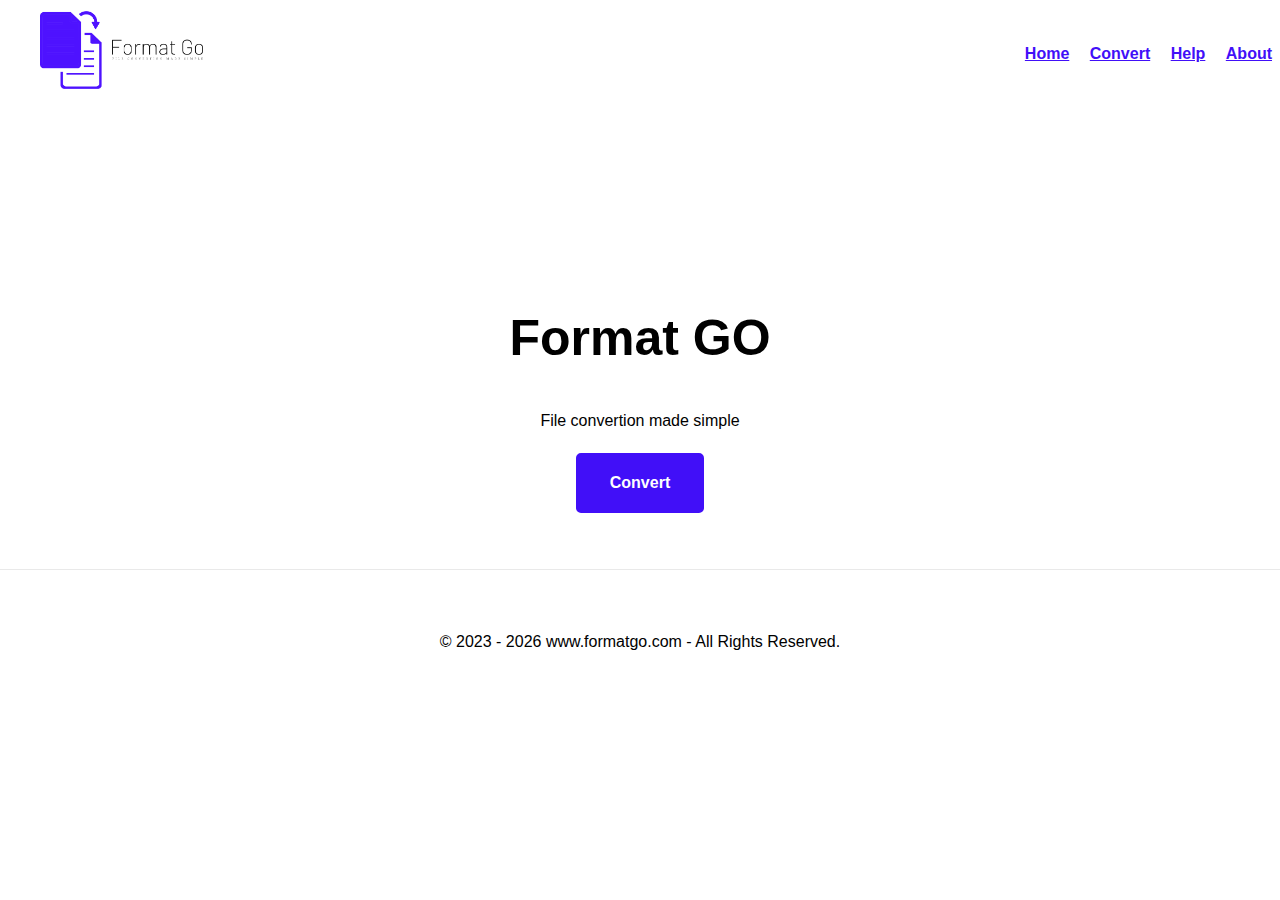
<file: index.html>
<!DOCTYPE html>
<html lang="en">
<head>
    <meta charset="UTF-8">
    <meta http-equiv="X-UA-Compatible" content="IE=edge">
    <meta name="viewport" content="width=device-width, initial-scale=1.0">
    <link rel="stylesheet" href="/assets/style.css">
    <title>Format GO - File convertion made Easy</title>
</head>
<body>
    <nav>
        <a href="#"><img alt="" src="/assets/cover.png" height="100"></a>
        <ul>
            <li><a href="https://formatgo.com/" target="_blank">Home</a></li>
            <li><a href="https://formatgo.com/convert.html" target="_blank">Convert</a></li>
            <li><a href="https://formatgo.com/help.html" target="_blank">Help</a></li>
		<li><a href="https://formatgo.com/about.html" target="_blank">About</a></li>
        </ul>
    </nav>
    <header>
        <h1>Format GO</h1>
        <p>File convertion made simple</p>
        <a href="/convert.html"><button>Convert</button></a>
    </header>
    <hr>
    <footer>
		<p><div id="copyright" align="center">&copy; 2023 - 2023 www.formatgo.com</div>
		  <script>
		  (function(){
			let cpr = document.getElementById("copyright");
			cpr.innerHTML = "&copy; 2023 - "+new Date().getFullYear()+" www.formatgo.com - All Rights Reserved.";
			
		  })();
		  </script></p>
	  </footer>
      <style>
        h1 {
            font-size:50px
        }
        header.p {
            font-size:20px;

            
        }
      </style>
</body>
</html>
</file>
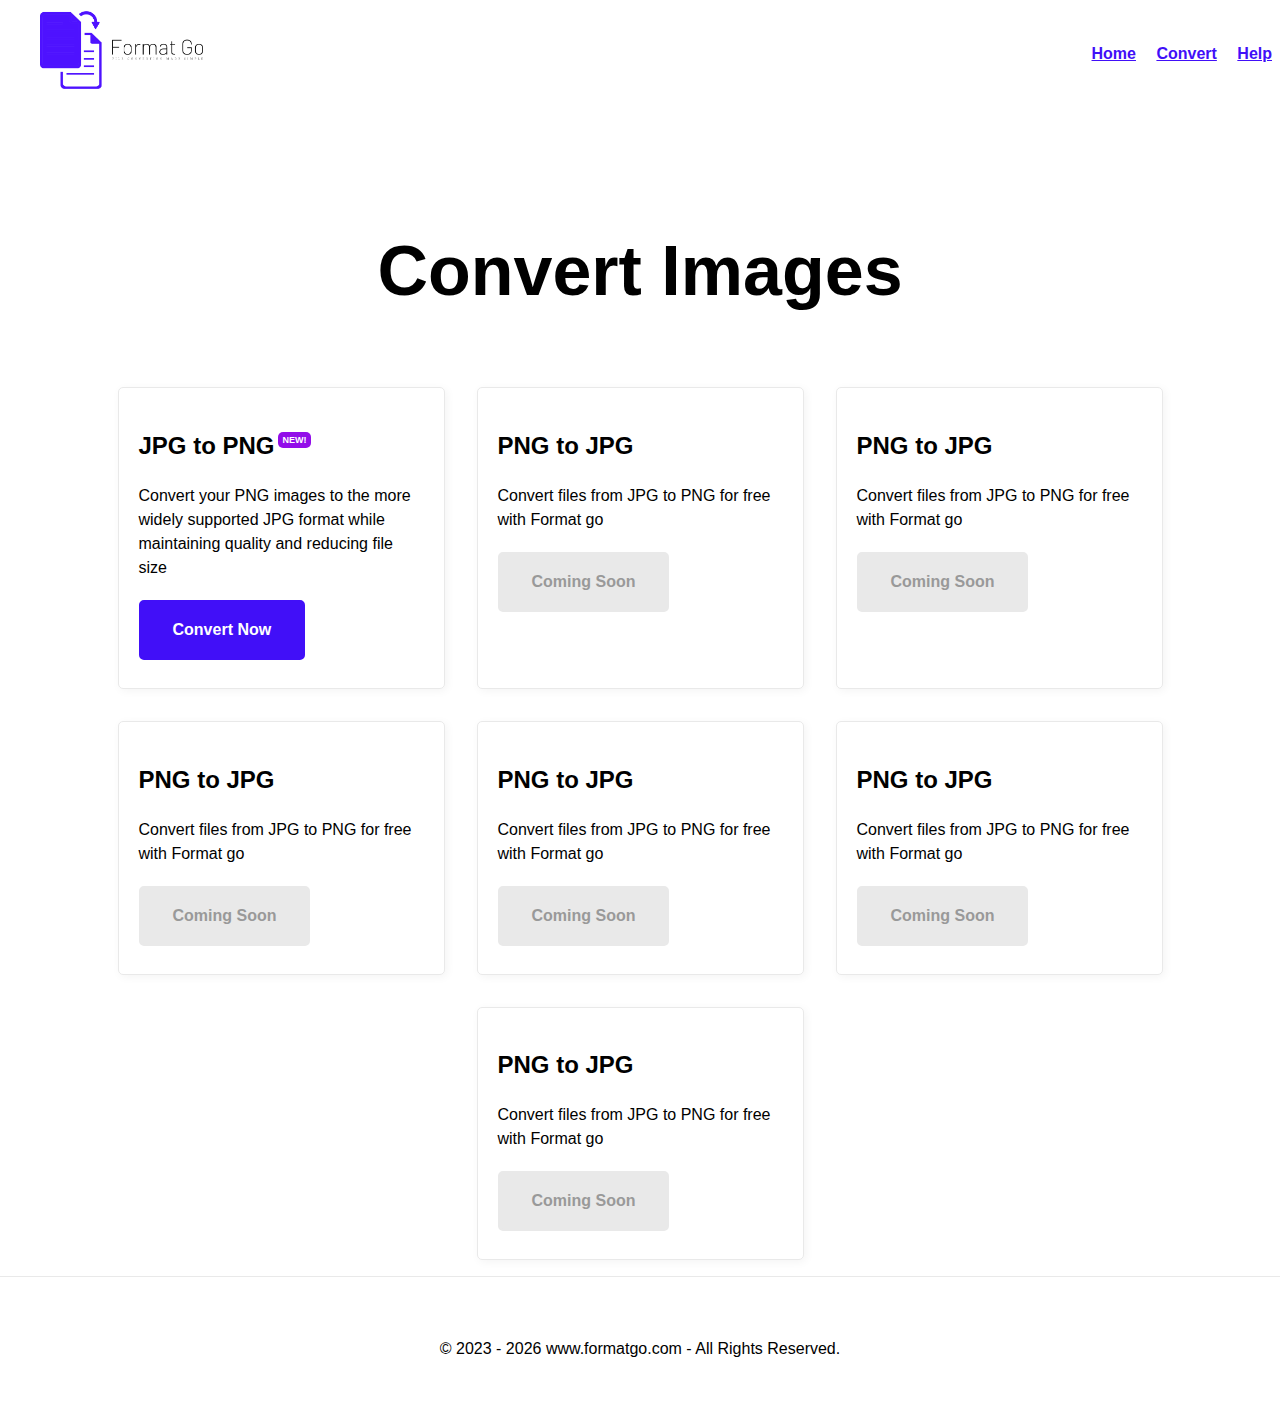
<file: imgconvert/index.html>
<!DOCTYPE html>
<html lang="en">
<head>
    <meta charset="UTF-8">
    <meta http-equiv="X-UA-Compatible" content="IE=edge">
    <meta name="viewport" content="width=device-width, initial-scale=1.0">
    <title>Convert Images For FREE - Format GO</title>
    <link rel="stylesheet" href="/assets/style.css">
</head>
<body>
    <nav>
        <a href="#"><img alt="" src="/assets/cover.png" height="100"></a>
        <ul>
            <li><a href="https://formatgo.com/" target="_blank">Home</a></li>
            <li><a href="https://formatgo.com/convert.html" target="_blank">Convert</a></li>
            <li><a href="https://formatgo.com/help.html" target="_blank">Help</a></li>
        </ul>
    </nav>
   <h1>Convert Images</h1> 
    <section>
        <aside>
            <h2>JPG to PNG<sup>NEW!</sup></h2>
            <p>Convert your PNG images to the more widely supported JPG format while maintaining quality and reducing file size</p>
            <a href="#"><button>Convert Now</button></a>
        </aside>
        <aside>
            <h2>PNG to JPG</h2>
            <p>Convert files from JPG to PNG for free with Format go</p>
            <a href="#"><button disabled>Coming Soon</button></a>
        </aside>
        <aside>
            <h2>PNG to JPG</h2>
            <p>Convert files from JPG to PNG for free with Format go</p>
            <a href="#"><button disabled>Coming Soon</button></a>
        </aside>
        <aside>
            <h2>PNG to JPG</h2>
            <p>Convert files from JPG to PNG for free with Format go</p>
            <a href="#"><button disabled>Coming Soon</button></a>
        </aside>
        <aside>
            <h2>PNG to JPG</h2>
            <p>Convert files from JPG to PNG for free with Format go</p>
            <a href="#"><button disabled>Coming Soon</button></a>
        </aside>
        <aside>
            <h2>PNG to JPG</h2>
            <p>Convert files from JPG to PNG for free with Format go</p>
            <a href="#"><button disabled>Coming Soon</button></a>
        </aside>
        <aside>
            <h2>PNG to JPG</h2>
            <p>Convert files from JPG to PNG for free with Format go</p>
            <a href="#"><button disabled>Coming Soon</button></a>
        </aside>
        
    </section>
   <hr>
   <footer>
     <p><div id="copyright" align="center">&copy; 2023 - 2023 www.formatgo.com</div>
       <script>
       (function(){
         let cpr = document.getElementById("copyright");
         cpr.innerHTML = "&copy; 2023 - "+new Date().getFullYear()+" www.formatgo.com - All Rights Reserved.";
         
       })();
       </script></p>
   </footer>
   <style>
    h1 {
        font-size: 70px;
        text-align:center;
    }
   </style>
</body>
</html>
</file>
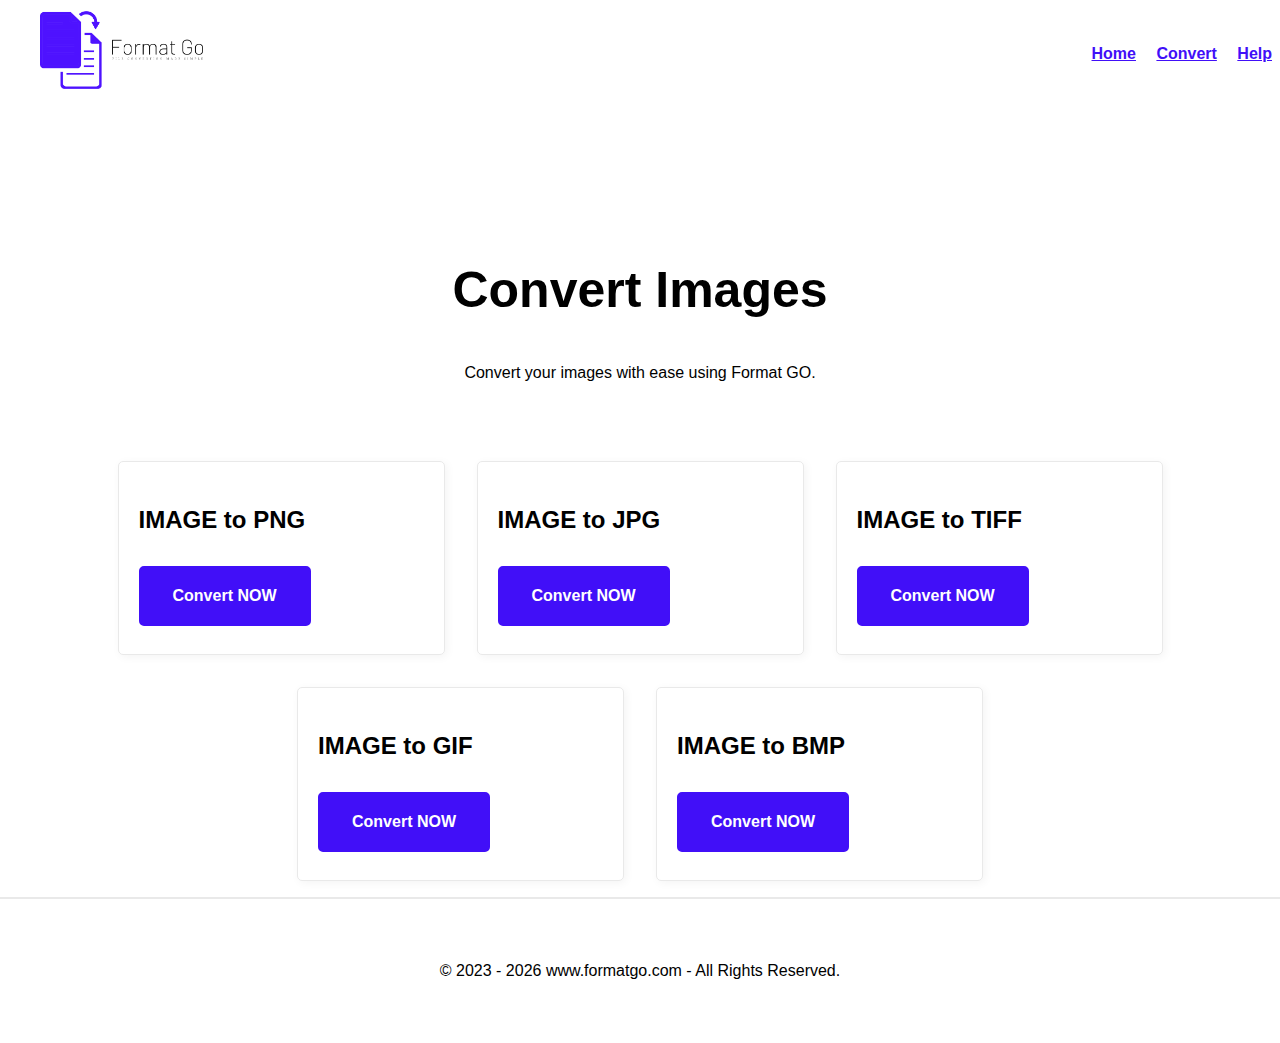
<file: convert-images.html>
<!DOCTYPE html>
<html lang="en">
<head>
    <meta charset="UTF-8">
    <meta http-equiv="X-UA-Compatible" content="IE=edge">
    <meta name="viewport" content="width=device-width, initial-scale=1.0">
    <link rel="stylesheet" href="/assets/style.css">
    <title>Convert IMAGES - Format GO</title>
</head>
<body>
    <nav>
        <a href="#"><img alt="" src="/assets/cover.png" height="100"></a>
        <ul>
            <li><a href="https://formatgo.com/" target="_blank">Home</a></li>
            <li><a href="https://formatgo.com/convert.html" target="_blank">Convert</a></li>
            <li><a href="https://formatgo.com/help.html" target="_blank">Help</a></li>
        </ul>
    </nav>
    <section>
<header>
            <h1>Convert Images</h1>
            <p>Convert your images with ease using Format GO.</p>
        </header>
        <aside>
            <h2>IMAGE to PNG</h2>
            <a href="/img2png.html"><button>Convert NOW</button></a>
        </aside>
        <aside>
            <h2>IMAGE to JPG</h2>
            <a href="/img2jpg.html"><button>Convert NOW</button></a>
        </aside>
        <aside>
            <h2>IMAGE to TIFF</h2>
            <a href="/img2tiff.html"><button>Convert NOW</button></a>
        </aside>
        <aside>
            <h2>IMAGE to GIF</h2>
            <a href="/img2gif.html"><button>Convert NOW</button></a>
        </aside>
        <aside>
            <h2>IMAGE to BMP</h2>
            <a href="/img2BMP.html"><button>Convert NOW</button></a>
        </aside>


    </section>
    <style>


        h1 {
            font-size: 50px;
        }
    </style>
       <hr>
       <section>
           <hr>
           <footer>
             <p><div id="copyright" align="center">&copy; 2023 - 2023 www.formatgo.com</div>
               <script>
               (function(){
                 let cpr = document.getElementById("copyright");
                 cpr.innerHTML = "&copy; 2023 - "+new Date().getFullYear()+" www.formatgo.com - All Rights Reserved.";
                 
               })();
               </script></p>
           </footer>
</body>
</html>
</file>
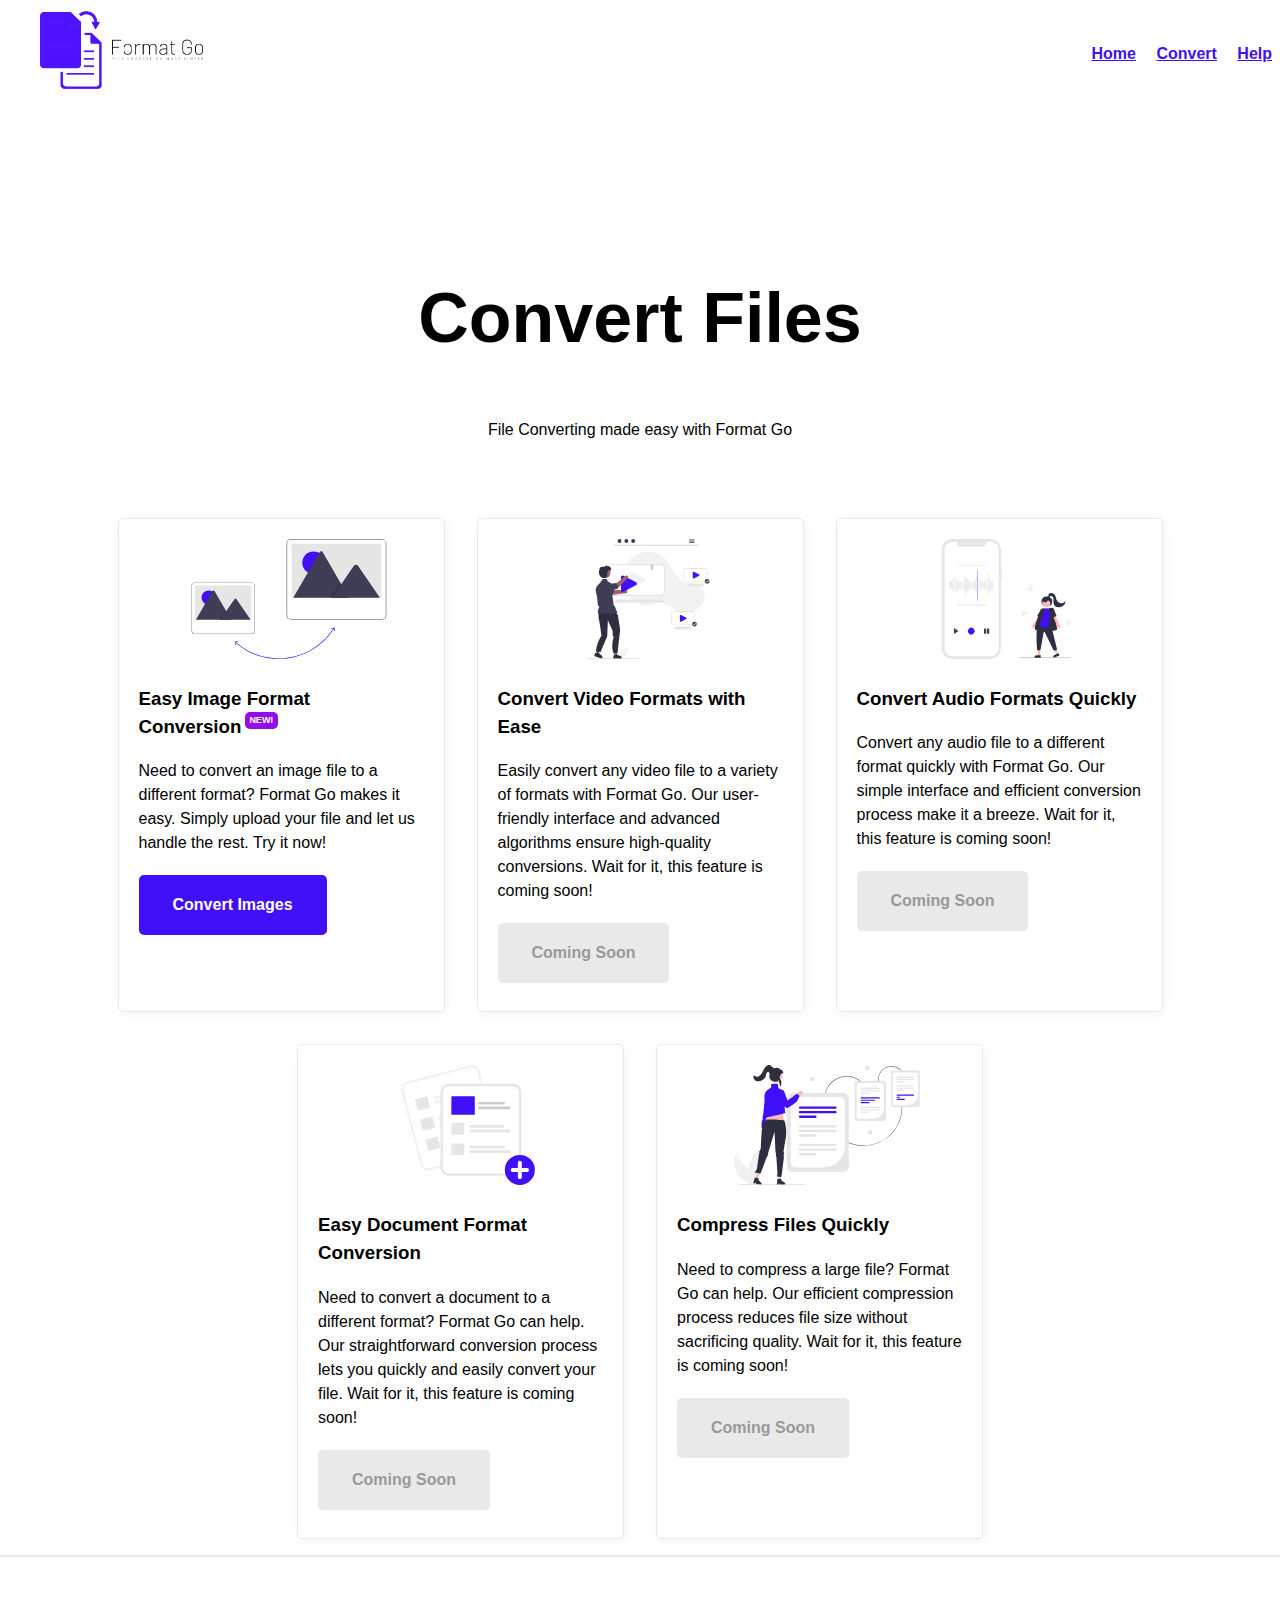
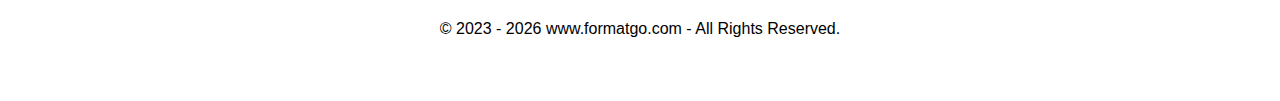
<file: convert.html>
<!DOCTYPE html>
<html lang="en">
<head>
    <meta charset="UTF-8">
    <meta http-equiv="X-UA-Compatible" content="IE=edge">
    <meta name="viewport" content="width=device-width, initial-scale=1.0">
    <link rel="stylesheet" href="/assets/style.css">
    <title>Convert Files - Format GO</title>
</head>
<body>
    <nav>
        <a href="#"><img alt="" src="/assets/cover.png" height="100"></a>
        <ul>
            <li><a href="https://formatgo.com/" target="_blank">Home</a></li>
            <li><a href="https://formatgo.com/convert.html" target="_blank">Convert</a></li>
            <li><a href="https://formatgo.com/help.html" target="_blank">Help</a></li>
        </ul>
    </nav>

    <section>
        <header>
            
            <h1>Convert Files</h1>
            <p>File Converting made easy with Format Go</p>
        </header>
        <aside>
            <svg xmlns="http://www.w3.org/2000/svg" data-name="Layer 1" width="300" height="120" viewBox="0 0 972.04819 599.5" xmlns:xlink="http://www.w3.org/1999/xlink"><path d="M549.69578,749.75a324.76793,324.76793,0,0,1-218.45434-84.19189,1.50012,1.50012,0,0,1,2.01416-2.22364A321.77222,321.77222,0,0,0,549.69578,746.75c112.2981,0,214.773-57.01709,274.12012-152.52a1.49979,1.49979,0,1,1,2.54785,1.583,325.28875,325.28875,0,0,1-276.668,153.937Z" transform="translate(-113.9759 -150.25)" fill="#410ff8"/><polygon points="695.395 446.595 696.159 449.499 710.46 445.722 713.183 460.263 716.134 459.707 712.814 441.998 695.395 446.595" fill="#410ff8"/><polygon points="233.884 511.537 233.964 514.539 219.176 514.914 220.632 529.636 217.643 529.929 215.875 511.998 233.884 511.537" fill="#410ff8"/><path d="M412.21868,387.06132V548.63789a4.06656,4.06656,0,0,1-4.06522,4.06793h-274.289a3.42867,3.42867,0,0,1-.583-.04534,4.06416,4.06416,0,0,1-3.48494-4.02259V387.06132a4.06654,4.06654,0,0,1,4.06518-4.06789H408.15075a4.06655,4.06655,0,0,1,4.06793,4.06521Z" transform="translate(-113.9759 -150.25)" fill="#e6e6e6"/><circle cx="84.96085" cy="293.12549" r="35.68826" fill="#410ff8"/><path d="M310.85114,553.35358H135.77525a3.5694,3.5694,0,0,1-.65425-.05183l82.80283-143.42642a5.79764,5.79764,0,0,1,10.09208,0L283.587,506.12559l2.6623,4.60558Z" transform="translate(-113.9759 -150.25)" fill="#3f3d56"/><polygon points="196.875 403.103 137.1 403.103 166.443 360.481 168.556 357.411 169.611 355.875 172.274 360.481 196.875 403.103" opacity="0.2" style="isolation:isolate"/><path d="M408.33212,553.35358H256.90585l29.34345-42.62243,2.11167-3.0704,38.23713-55.5452c2.50681-3.64039,8.53745-3.86709,11.48473-.68661a6.91157,6.91157,0,0,1,.55064.68661Z" transform="translate(-113.9759 -150.25)" fill="#3f3d56"/><path d="M427.6506,376.85693a13.03563,13.03563,0,0,0-12.241-8.60693H126.98193a13.001,13.001,0,0,0-13.006,13.006V609.244a13.02447,13.02447,0,0,0,13.006,13.006H415.40964a13.02446,13.02446,0,0,0,13.006-13.006V381.256A12.90708,12.90708,0,0,0,427.6506,376.85693ZM426.88554,609.244a11.48989,11.48989,0,0,1-11.4759,11.4759H126.98193A11.48989,11.48989,0,0,1,115.506,609.244V381.256a11.48989,11.48989,0,0,1,11.47591-11.4759H415.40964a11.48989,11.48989,0,0,1,11.4759,11.4759Z" transform="translate(-113.9759 -150.25)" fill="#3f3d56"/><path d="M1060.38951,180.02225V435.74579a6.43607,6.43607,0,0,1-6.43394,6.43822h-434.111a5.42512,5.42512,0,0,1-.92269-.07176,6.43224,6.43224,0,0,1-5.51553-6.36646V180.02225a6.436,6.436,0,0,1,6.43386-6.43816h434.11107a6.43606,6.43606,0,0,1,6.43823,6.43391Z" transform="translate(-113.9759 -150.25)" fill="#e6e6e6"/><circle cx="608.85716" cy="118.89939" r="56.48299" fill="#410ff8"/><path d="M899.95742,443.20921H622.8688a5.64951,5.64951,0,0,1-1.03547-.082L752.88347,216.12946a9.17579,9.17579,0,0,1,15.97251,0l87.9511,152.33308,4.21356,7.28916Z" transform="translate(-113.9759 -150.25)" fill="#3f3d56"/><polygon points="785.981 292.959 691.377 292.959 737.818 225.502 741.161 220.643 742.832 218.212 747.045 225.502 785.981 292.959" opacity="0.2" style="isolation:isolate"/><path d="M1054.23833,443.20921H814.57943l46.44121-67.45755,3.34209-4.85945,60.517-87.91012c3.96746-5.76155,13.512-6.12036,18.17662-1.08668a10.936,10.936,0,0,1,.87147,1.08668Z" transform="translate(-113.9759 -150.25)" fill="#3f3d56"/><path d="M1084.81325,163.872a20.6312,20.6312,0,0,0-19.37349-13.622H608.95181a20.57636,20.57636,0,0,0-20.58434,20.58434V531.66566A20.61353,20.61353,0,0,0,608.95181,552.25h456.488a20.61353,20.61353,0,0,0,20.58434-20.58434V170.83434A20.42794,20.42794,0,0,0,1084.81325,163.872Zm-1.21084,367.79367a18.18479,18.18479,0,0,1-18.16265,18.16265H608.95181a18.18479,18.18479,0,0,1-18.16265-18.16265V170.83434a18.18479,18.18479,0,0,1,18.16265-18.16265h456.488a18.18479,18.18479,0,0,1,18.16265,18.16265Z" transform="translate(-113.9759 -150.25)" fill="#3f3d56"/></svg>
            <h3>Easy Image Format Conversion<sup>NEW!</sup></h3>
            <p>Need to convert an image file to a different format? Format Go makes it easy. Simply upload your file and let us handle the rest. Try it now!</p>
            <a href="/convert-images.html"><button>Convert Images</button></a>
        </aside>
        <aside>
            <svg xmlns="http://www.w3.org/2000/svg" data-name="Layer 1" width="300" height="120" viewBox="0 0 660.47198 645.44823" xmlns:xlink="http://www.w3.org/1999/xlink"><path d="M473.90525,731.53108l.70715-15.90018a51.3526,51.3526,0,0,1,23.9526-6.06332c-11.504,9.40538-10.06637,27.53575-17.86583,40.18377a30.88872,30.88872,0,0,1-22.651,14.27412l-9.627,5.89429a51.75979,51.75979,0,0,1,10.90965-41.9429,49.9971,49.9971,0,0,1,9.18851-8.53763C470.825,725.51884,473.90525,731.53108,473.90525,731.53108Z" transform="translate(-269.76401 -127.27589)" fill="#f2f2f2"/><path d="M871.83672,499.85377c25.95488-19.769,38.35157-52.98886,30.5907-84.67859q-.28926-1.1811-.6106-2.35681c-5.14512-18.81065-17.87431-36.68854-36.42655-42.69907-15.57757-5.0467-32.58093-1.16586-48.83212-3.17276-31.90193-3.93968-56.63485-29.75207-74.03758-56.77793-17.40278-27.02593-30.7774-57.27755-53.90189-79.60489-38.117-36.80284-100.29531-44.72652-147.55489-20.77062-47.25953,23.956-77.36335,77.10423-76.07951,130.07313,1.28391,52.96891,32.72919,103.61087,78.39555,130.47968,16.776,9.87049,36.179,16.863,55.4889,14.41614,16.755-2.12308,31.97891-11.12589,48.655-13.79866,26.21872-4.20226,52.27041,7.65208,74.94762,21.466,22.67715,13.8139,44.58172,30.18754,70.35126,36.59165C817.84481,535.23941,848.8448,517.366,871.83672,499.85377Z" transform="translate(-269.76401 -127.27589)" fill="#f2f2f2"/><path d="M666.46931,263.29909h-258.57a20.36369,20.36369,0,0,0-20.34,20.34v128.69a20.36368,20.36368,0,0,0,20.34,20.34h258.57a20.35727,20.35727,0,0,0,20.34-20.34v-128.69A20.35729,20.35729,0,0,0,666.46931,263.29909Z" transform="translate(-269.76401 -127.27589)" fill="#fff"/><path d="M666.47027,433.67166H407.90387a21.36452,21.36452,0,0,1-21.34034-21.34033V283.63748a21.36452,21.36452,0,0,1,21.34034-21.34033h258.5664a21.36451,21.36451,0,0,1,21.34033,21.34033V412.33133A21.36451,21.36451,0,0,1,666.47027,433.67166ZM407.90387,264.29715a19.36254,19.36254,0,0,0-19.34034,19.34033V412.33133a19.36254,19.36254,0,0,0,19.34034,19.34033h258.5664a19.36254,19.36254,0,0,0,19.34033-19.34033V283.63748a19.36254,19.36254,0,0,0-19.34033-19.34033Z" transform="translate(-269.76401 -127.27589)" fill="#ccc"/><path d="M678.36428,469.24824H430.5757a8.07568,8.07568,0,0,1,0-16.15137H678.36428a8.07568,8.07568,0,0,1,0,16.15137Z" transform="translate(-269.76401 -127.27589)" fill="#e6e6e6"/><path d="M510.01172,392.24062a8.69449,8.69449,0,0,1-4.19432-1.09245,8.58133,8.58133,0,0,1-4.50753-7.61978V311.706a8.69394,8.69394,0,0,1,13.35561-7.33865l68.13087,35.91118a8.69448,8.69448,0,0,1,0,14.6773L514.66548,390.867A8.65288,8.65288,0,0,1,510.01172,392.24062Z" transform="translate(-269.76401 -127.27589)" fill="#f2f2f2"/><path d="M910.11574,356.43244H802.0635a8.50951,8.50951,0,0,1-8.5-8.5V294.15266a8.5095,8.5095,0,0,1,8.5-8.5H910.11574a8.50949,8.50949,0,0,1,8.5,8.5v53.77978A8.5095,8.5095,0,0,1,910.11574,356.43244Z" transform="translate(-269.76401 -127.27589)" fill="#fff"/><path d="M910.11578,357.4324H802.06353a9.51081,9.51081,0,0,1-9.5-9.5V294.15262a9.51081,9.51081,0,0,1,9.5-9.5H910.11578a9.51081,9.51081,0,0,1,9.5,9.5V347.9324A9.51081,9.51081,0,0,1,910.11578,357.4324ZM802.06353,286.65262a7.5082,7.5082,0,0,0-7.5,7.5V347.9324a7.5082,7.5082,0,0,0,7.5,7.5H910.11578a7.5082,7.5082,0,0,0,7.5-7.5V294.15262a7.5082,7.5082,0,0,0-7.5-7.5Z" transform="translate(-269.76401 -127.27589)" fill="#ccc"/><path d="M892.36428,382.74836H819.5757a8.07569,8.07569,0,0,1,0-16.15137h72.78858a8.07568,8.07568,0,0,1,0,16.15137Z" transform="translate(-269.76401 -127.27589)" fill="#e6e6e6"/><path d="M844.47064,340.18123a3.63334,3.63334,0,0,1-1.75276-.45652,3.586,3.586,0,0,1-1.88365-3.18423V306.52667a3.6331,3.6331,0,0,1,5.58116-3.06675l28.47118,15.00691a3.63333,3.63333,0,0,1,0,6.13349l-28.47118,15.00691A3.61592,3.61592,0,0,1,844.47064,340.18123Z" transform="translate(-269.76401 -127.27589)" fill="#410ff8"/><path d="M841.11574,587.78828H733.0635a8.50982,8.50982,0,0,1-8.5-8.5V525.50849a8.50951,8.50951,0,0,1,8.5-8.5H841.11574a8.5095,8.5095,0,0,1,8.5,8.5v53.77979A8.50981,8.50981,0,0,1,841.11574,587.78828Z" transform="translate(-269.76401 -127.27589)" fill="#fff"/><path d="M841.11578,588.78836H733.06353a9.51081,9.51081,0,0,1-9.5-9.5V525.50857a9.51081,9.51081,0,0,1,9.5-9.5H841.11578a9.51081,9.51081,0,0,1,9.5,9.5v53.77979A9.51081,9.51081,0,0,1,841.11578,588.78836ZM733.06353,518.00857a7.5082,7.5082,0,0,0-7.5,7.5v53.77979a7.5082,7.5082,0,0,0,7.5,7.5H841.11578a7.5082,7.5082,0,0,0,7.5-7.5V525.50857a7.5082,7.5082,0,0,0-7.5-7.5Z" transform="translate(-269.76401 -127.27589)" fill="#ccc"/><path d="M823.36428,614.24824H750.5757a8.07569,8.07569,0,0,1,0-16.15137h72.78858a8.07568,8.07568,0,0,1,0,16.15137Z" transform="translate(-269.76401 -127.27589)" fill="#e6e6e6"/><path d="M775.20794,573.18123a3.63334,3.63334,0,0,1-1.75276-.45652,3.586,3.586,0,0,1-1.88365-3.18423V539.52667a3.63311,3.63311,0,0,1,5.58117-3.06675l28.47118,15.00691a3.63334,3.63334,0,0,1,0,6.13349L777.1527,572.60723A3.616,3.616,0,0,1,775.20794,573.18123Z" transform="translate(-269.76401 -127.27589)" fill="#410ff8"/><path d="M474.20509,401.72391l-55.30415.37144s-31.49717-10.154-45.78146-8.03242l-5.46159,21.45485,39.23459,12.99945L475.176,418.61a9.77391,9.77391,0,1,0-.97088-16.88606Z" transform="translate(-269.76401 -127.27589)" fill="#a0616a"/><path d="M406.42426,430.59478,340.8106,411.72391l-5.97349-22.25765a17.9737,17.9737,0,0,1,1.38938-18.92117h0c5.60148-7.58646,9.97993-.05089,17.92945,5.02222,13.93572.9852,48.71956,12.88719,62.83954,26.66818l-1.11256,8.47126Z" transform="translate(-269.76401 -127.27589)" fill="#3f3d56"/><path d="M463.51246,412.427a8.6945,8.6945,0,0,1-4.19433-1.09245,8.58134,8.58134,0,0,1-4.50753-7.61979V331.89236a8.69394,8.69394,0,0,1,13.35561-7.33865l68.13087,35.91118a8.69448,8.69448,0,0,1,0,14.6773l-68.13087,35.91119A8.65291,8.65291,0,0,1,463.51246,412.427Z" transform="translate(-269.76401 -127.27589)" fill="#410ff8"/><polygon points="147.978 631.089 161.937 631.088 168.577 577.248 147.976 577.249 147.978 631.089" fill="#a0616a"/><path d="M414.1815,753.8071l3.9289-.00014,15.33912-6.238,8.2213,6.23709h.00112a17.51926,17.51926,0,0,1,17.51834,17.51809v.56928l-45.00793.00169Z" transform="translate(-269.76401 -127.27589)" fill="#2f2e41"/><polygon points="48.578 617.948 61.8 622.424 85.358 573.559 65.845 566.952 48.578 617.948" fill="#a0616a"/><path d="M316.4313,739.765l3.72137,1.26,16.52951-.98859,5.78645,8.54447.00106.00036a17.51925,17.51925,0,0,1,10.974,22.2114l-.18259.5392-42.63058-14.43425Z" transform="translate(-269.76401 -127.27589)" fill="#2f2e41"/><path d="M334.52184,526.45675s-1.62991,19.55885,2.44485,38.30275,12.84391,80.96441,12.84391,80.96441c-17.76168,29.19372-28.05554,57.92114-30,87l25,2,35.79645-84.93431,3.62687-85.03007,26.07847,57.86161-1.341,4.47013a5.03633,5.03633,0,0,0,2.15278,5.71677h0s-2.44165,15.89157-.81175,15.89157,5.70466,2.44483,5.70466,2.44483c-10.15972,31.628-11.52362,61.91681-2.20645,90.57947l22-1,14.43445-124.62239-10.59438-67.641-.815-13.03923-3.66728.15076-1.86735-5.44795-3.42984-9.37195Z" transform="translate(-269.76401 -127.27589)" fill="#2f2e41"/><path d="M333.1132,530.56494l-.14524-.20374c-7.75717-10.86019,3.90962-36.957,5.66925-40.74005l-7.41137-2.40507-6.48062-54.84015L320.00555,413.431a41.5924,41.5924,0,0,1,11.80527-40.3079l10.95569-10.32976,13.3146-19.70086H377.5524l7.362,13.90592a31.29509,31.29509,0,0,1,24.2138,31.95183l-1.66851,36.4711,6.532,45.40971.004,8.218,11.34007,18.59269,2.47033,11.52711c1.02227,1.349,7.7699,10.34608,7.7699,12.80566,0,.36927-.27258.72621-.85753,1.1222-4.59844,3.11377-30.01476,9.46188-41.26372,4.96054-11.98235-4.791-59.61408,2.39631-60.094,2.46953Z" transform="translate(-269.76401 -127.27589)" fill="#3f3d56"/><path d="M552.43409,771.53411a1.18645,1.18645,0,0,1-1.18293,1.19H270.954a1.19,1.19,0,0,1,0-2.38h280.29a1.18652,1.18652,0,0,1,1.19007,1.18292Z" transform="translate(-269.76401 -127.27589)" fill="#ccc"/><circle cx="99.82636" cy="181.02093" r="28.43602" fill="#a0616a"/><path d="M475.15,330.12845l-43.87271,33.673s-31.24241,10.91269-41.35163,21.22509l8.59349,20.40322,39.12915-13.31349,48.46682-49.10964A9.77391,9.77391,0,1,0,475.15,330.12845Z" transform="translate(-269.76401 -127.27589)" fill="#a0616a"/><path d="M438.5288,394.0554,377.582,411.90153l-20.955-7.43619A17.97374,17.97374,0,0,1,346.3156,388.54h0c-.11217-9.42965,7.92682-6.06361,17.32708-6.8162,11.70626-7.62485,46.62425-19.12731,66.19987-16.66062l4.22542,7.426Z" transform="translate(-269.76401 -127.27589)" fill="#3f3d56"/><path d="M389.08925,275.46532c-2.038-.06055-1.3384-3.90205-2.98036-5.1275q-.012.05576-.02486.11131a4.00215,4.00215,0,0,1-7.64816.3263,6.08259,6.08259,0,0,0-3.862-4.05152c-.10225,3.56059-2.79555,6.65085-6.0086,8.18873s-6.87661,1.79378-10.43833,1.84647c-3.56173.05261-7.17472-.06664-10.6286.805-3.45381.87154-6.8133,2.92074-8.28893,6.16282-1.4757,3.24209-.42281,7.70573,2.80391,9.21465-2.49971.01331-4.62078,2.076-5.4851,4.42158a17.557,17.557,0,0,0-.542,7.41887c.70252,9.19517,2.4153,19.09484,9.11091,25.43626,5.103,4.83306,12.40716,6.78,19.43551,6.7519,7.02835-.02818,5.79255-.67419,12.58822-2.46805,0,0,6.4608-18.52155,4.83392-20.34359-1.62689-1.822-2.97818-4.15349-2.68374-6.57835s2.90035-4.597,5.16184-3.674c-.38026-.97209-.66676-1.15726-.84619-1.10791a8.59452,8.59452,0,0,0,.29882-.845,9.616,9.616,0,0,1,6.00541-6.36826,7.4573,7.4573,0,0,1,8.15078,2.46671C405.48293,291.073,400.8664,275.81505,389.08925,275.46532Z" transform="translate(-269.76401 -127.27589)" fill="#2f2e41"/><path d="M870.43164,161.76008h-454.293a1.807,1.807,0,0,1,0-3.61318h454.293a1.807,1.807,0,0,1,0,3.61318Z" transform="translate(-269.76401 -127.27589)" fill="#cacaca"/><ellipse cx="177.29893" cy="10.82345" rx="10.58751" ry="10.82345" fill="#3f3d56"/><ellipse cx="213.87395" cy="10.82345" rx="10.58751" ry="10.82345" fill="#3f3d56"/><ellipse cx="250.44897" cy="10.82345" rx="10.58751" ry="10.82345" fill="#3f3d56"/><path d="M848.41038,129.95859h-25.981a1.96761,1.96761,0,0,0,0,3.93445h25.981a1.96761,1.96761,0,0,0,0-3.93445Z" transform="translate(-269.76401 -127.27589)" fill="#3f3d56"/><path d="M848.41038,137.343h-25.981a1.96761,1.96761,0,0,0,0,3.93445h25.981a1.96761,1.96761,0,0,0,0-3.93445Z" transform="translate(-269.76401 -127.27589)" fill="#3f3d56"/><path d="M848.41038,144.71763h-25.981a1.96761,1.96761,0,0,0,0,3.93445h25.981a1.96761,1.96761,0,0,0,0-3.93445Z" transform="translate(-269.76401 -127.27589)" fill="#3f3d56"/><path d="M628.8393,263.29909v27.16c0,1.35-2.36,2.48-5.54,2.79a.22024.22024,0,0,0-.08.01c-.53.04-1.09.07-1.66.07a14.57028,14.57028,0,0,1-5.15-.84c-.15-.06-.3-.13-.45-.19-.14-.08-.29-.15-.43-.23-.79-.47-1.25-1.02-1.25-1.61v-27.16Z" transform="translate(-269.76401 -127.27589)" fill="#ccc"/><circle cx="580.09962" cy="457.78558" r="12.37235" fill="#3f3d56"/><path d="M848.93732,590.00617c-.02637,0-.05275-.00086-.07912-.00215a1.61793,1.61793,0,0,1-1.19937-.62316l-2.06763-2.6582a1.6186,1.6186,0,0,1,.2837-2.27179l.07441-.05789a1.61842,1.61842,0,0,1,2.27221.28391,1.18065,1.18065,0,0,0,1.788.08707l4.1981-4.43206a1.621,1.621,0,0,1,2.28872-.06218l.06883.06561a1.61841,1.61841,0,0,1,.06176,2.28851l-6.51491,6.87668A1.61694,1.61694,0,0,1,848.93732,590.00617Z" transform="translate(-269.76401 -127.27589)" fill="#fff"/><circle cx="648.09962" cy="227.78558" r="12.37235" fill="#3f3d56"/><path d="M916.93732,360.00617c-.02637,0-.05275-.00086-.07912-.00215a1.61793,1.61793,0,0,1-1.19937-.62316l-2.06763-2.6582a1.6186,1.6186,0,0,1,.2837-2.27179l.07441-.05789a1.61842,1.61842,0,0,1,2.27221.28391,1.18065,1.18065,0,0,0,1.788.08707l4.1981-4.43206a1.621,1.621,0,0,1,2.28872-.06218l.06883.06561a1.61841,1.61841,0,0,1,.06176,2.28851l-6.51491,6.87668A1.61694,1.61694,0,0,1,916.93732,360.00617Z" transform="translate(-269.76401 -127.27589)" fill="#fff"/></svg>
            <h3>Convert Video Formats with Ease</h3>
            <p>Easily convert any video file to a variety of formats with Format Go. Our user-friendly interface and advanced algorithms ensure high-quality conversions. Wait for it, this feature is coming soon!</p>
            <a href="#"><button disabled>Coming Soon</button></a>
        </aside>
        <aside>
            <svg xmlns="http://www.w3.org/2000/svg" data-name="Layer 1" width="300" height="120" viewBox="0 0 792.26546 727.77798" xmlns:xlink="http://www.w3.org/1999/xlink"><path d="M566.75655,259.05824h-3.99878V149.51291A63.40187,63.40187,0,0,0,499.356,86.111H267.26925a63.40184,63.40184,0,0,0-63.402,63.4017V750.48713A63.40182,63.40182,0,0,0,267.26906,813.889H499.35567a63.40185,63.40185,0,0,0,63.402-63.40167V337.0345h3.99884Z" transform="translate(-203.86727 -86.11101)" fill="#e6e6e6"/><path d="M501.914,102.606H471.619a22.49485,22.49485,0,0,1-20.82715,30.99053H317.83242a22.49486,22.49486,0,0,1-20.82715-30.99061H268.70968a47.34781,47.34781,0,0,0-47.34784,47.34774V750.04628a47.34781,47.34781,0,0,0,47.34778,47.34784H501.914a47.34781,47.34781,0,0,0,47.34784-47.34778h0V149.95371A47.34777,47.34777,0,0,0,501.914,102.606Z" transform="translate(-203.86727 -86.11101)" fill="#fff"/><path d="M250.31185,385.03936a1,1,0,0,1-1-1v-35a1,1,0,0,1,2,0v35A1,1,0,0,1,250.31185,385.03936Z" transform="translate(-203.86727 -86.11101)" fill="#ccc"/><path d="M257.31185,390.53936a1,1,0,0,1-1-1v-46a1,1,0,0,1,2,0v46A1,1,0,0,1,257.31185,390.53936Z" transform="translate(-203.86727 -86.11101)" fill="#ccc"/><path d="M264.31185,394.03936a1,1,0,0,1-1-1v-53a1,1,0,0,1,2,0v53A1,1,0,0,1,264.31185,394.03936Z" transform="translate(-203.86727 -86.11101)" fill="#ccc"/><path d="M271.31185,403.03936a1,1,0,0,1-1-1v-71a1,1,0,0,1,2,0v71A1,1,0,0,1,271.31185,403.03936Z" transform="translate(-203.86727 -86.11101)" fill="#ccc"/><path d="M278.31185,416.53936a1,1,0,0,1-1-1v-98a1,1,0,0,1,2,0v98A1,1,0,0,1,278.31185,416.53936Z" transform="translate(-203.86727 -86.11101)" fill="#ccc"/><path d="M285.31185,403.03936a1,1,0,0,1-1-1v-71a1,1,0,0,1,2,0v71A1,1,0,0,1,285.31185,403.03936Z" transform="translate(-203.86727 -86.11101)" fill="#ccc"/><path d="M292.31185,409.53936a1,1,0,0,1-1-1v-84a1,1,0,0,1,2,0v84A1,1,0,0,1,292.31185,409.53936Z" transform="translate(-203.86727 -86.11101)" fill="#ccc"/><path d="M299.31185,392.53936a1,1,0,0,1-1-1v-50a1,1,0,0,1,2,0v50A1,1,0,0,1,299.31185,392.53936Z" transform="translate(-203.86727 -86.11101)" fill="#ccc"/><path d="M306.31185,396.53936a1,1,0,0,1-1-1v-58a1,1,0,0,1,2,0v58A1,1,0,0,1,306.31185,396.53936Z" transform="translate(-203.86727 -86.11101)" fill="#ccc"/><path d="M313.31185,385.03936a1,1,0,0,1-1-1v-35a1,1,0,0,1,2,0v35A1,1,0,0,1,313.31185,385.03936Z" transform="translate(-203.86727 -86.11101)" fill="#ccc"/><path d="M319.31185,385.03936a1,1,0,0,1-1-1v-35a1,1,0,0,1,2,0v35A1,1,0,0,1,319.31185,385.03936Z" transform="translate(-203.86727 -86.11101)" fill="#ccc"/><path d="M326.31185,390.53936a1,1,0,0,1-1-1v-46a1,1,0,0,1,2,0v46A1,1,0,0,1,326.31185,390.53936Z" transform="translate(-203.86727 -86.11101)" fill="#ccc"/><path d="M333.31185,394.03936a1,1,0,0,1-1-1v-53a1,1,0,0,1,2,0v53A1,1,0,0,1,333.31185,394.03936Z" transform="translate(-203.86727 -86.11101)" fill="#ccc"/><path d="M340.31185,403.03936a1,1,0,0,1-1-1v-71a1,1,0,0,1,2,0v71A1,1,0,0,1,340.31185,403.03936Z" transform="translate(-203.86727 -86.11101)" fill="#ccc"/><path d="M347.31185,432.53936a1,1,0,0,1-1-1v-130a1,1,0,0,1,2,0v130A1,1,0,0,1,347.31185,432.53936Z" transform="translate(-203.86727 -86.11101)" fill="#ccc"/><path d="M354.31185,403.03936a1,1,0,0,1-1-1v-71a1,1,0,0,1,2,0v71A1,1,0,0,1,354.31185,403.03936Z" transform="translate(-203.86727 -86.11101)" fill="#ccc"/><path d="M361.31185,409.53936a1,1,0,0,1-1-1v-84a1,1,0,0,1,2,0v84A1,1,0,0,1,361.31185,409.53936Z" transform="translate(-203.86727 -86.11101)" fill="#ccc"/><path d="M368.31185,392.53936a1,1,0,0,1-1-1v-50a1,1,0,0,1,2,0v50A1,1,0,0,1,368.31185,392.53936Z" transform="translate(-203.86727 -86.11101)" fill="#ccc"/><path d="M375.31185,396.53936a1,1,0,0,1-1-1v-58a1,1,0,0,1,2,0v58A1,1,0,0,1,375.31185,396.53936Z" transform="translate(-203.86727 -86.11101)" fill="#ccc"/><path d="M382.31185,385.03936a1,1,0,0,1-1-1v-35a1,1,0,0,1,2,0v35A1,1,0,0,1,382.31185,385.03936Z" transform="translate(-203.86727 -86.11101)" fill="#ccc"/><path d="M388.31185,385.03936a1,1,0,0,1-1-1v-35a1,1,0,0,1,2,0v35A1,1,0,0,1,388.31185,385.03936Z" transform="translate(-203.86727 -86.11101)" fill="#ccc"/><path d="M395.31185,390.53936a1,1,0,0,1-1-1v-46a1,1,0,0,1,2,0v46A1,1,0,0,1,395.31185,390.53936Z" transform="translate(-203.86727 -86.11101)" fill="#ccc"/><path d="M402.31185,394.03936a1,1,0,0,1-1-1v-53a1,1,0,0,1,2,0v53A1,1,0,0,1,402.31185,394.03936Z" transform="translate(-203.86727 -86.11101)" fill="#ccc"/><path d="M409.31185,403.03936a1,1,0,0,1-1-1v-71a1,1,0,0,1,2,0v71A1,1,0,0,1,409.31185,403.03936Z" transform="translate(-203.86727 -86.11101)" fill="#ccc"/><path d="M416.31185,416.53936a1,1,0,0,1-1-1v-98a1,1,0,0,1,2,0v98A1,1,0,0,1,416.31185,416.53936Z" transform="translate(-203.86727 -86.11101)" fill="#ccc"/><path d="M421.31185,460.78936a1,1,0,0,1-1-1v-186.5a1,1,0,0,1,2,0v186.5A1,1,0,0,1,421.31185,460.78936Z" transform="translate(-203.86727 -86.11101)" fill="#410ff8"/><path d="M423.31185,403.03936a1,1,0,0,1-1-1v-71a1,1,0,0,1,2,0v71A1,1,0,0,1,423.31185,403.03936Z" transform="translate(-203.86727 -86.11101)" fill="#ccc"/><path d="M430.31185,409.53936a1,1,0,0,1-1-1v-84a1,1,0,0,1,2,0v84A1,1,0,0,1,430.31185,409.53936Z" transform="translate(-203.86727 -86.11101)" fill="#ccc"/><path d="M437.31185,392.53936a1,1,0,0,1-1-1v-50a1,1,0,0,1,2,0v50A1,1,0,0,1,437.31185,392.53936Z" transform="translate(-203.86727 -86.11101)" fill="#ccc"/><path d="M444.31185,396.53936a1,1,0,0,1-1-1v-58a1,1,0,0,1,2,0v58A1,1,0,0,1,444.31185,396.53936Z" transform="translate(-203.86727 -86.11101)" fill="#ccc"/><path d="M451.31185,385.03936a1,1,0,0,1-1-1v-35a1,1,0,0,1,2,0v35A1,1,0,0,1,451.31185,385.03936Z" transform="translate(-203.86727 -86.11101)" fill="#ccc"/><path d="M457.31185,385.03936a1,1,0,0,1-1-1v-35a1,1,0,0,1,2,0v35A1,1,0,0,1,457.31185,385.03936Z" transform="translate(-203.86727 -86.11101)" fill="#ccc"/><path d="M464.31185,390.53936a1,1,0,0,1-1-1v-46a1,1,0,0,1,2,0v46A1,1,0,0,1,464.31185,390.53936Z" transform="translate(-203.86727 -86.11101)" fill="#ccc"/><path d="M471.31185,394.03936a1,1,0,0,1-1-1v-53a1,1,0,0,1,2,0v53A1,1,0,0,1,471.31185,394.03936Z" transform="translate(-203.86727 -86.11101)" fill="#ccc"/><path d="M478.31185,403.03936a1,1,0,0,1-1-1v-71a1,1,0,0,1,2,0v71A1,1,0,0,1,478.31185,403.03936Z" transform="translate(-203.86727 -86.11101)" fill="#ccc"/><path d="M485.31185,432.53936a1,1,0,0,1-1-1v-130a1,1,0,0,1,2,0v130A1,1,0,0,1,485.31185,432.53936Z" transform="translate(-203.86727 -86.11101)" fill="#ccc"/><path d="M492.31185,403.03936a1,1,0,0,1-1-1v-71a1,1,0,0,1,2,0v71A1,1,0,0,1,492.31185,403.03936Z" transform="translate(-203.86727 -86.11101)" fill="#ccc"/><path d="M499.31185,409.53936a1,1,0,0,1-1-1v-84a1,1,0,0,1,2,0v84A1,1,0,0,1,499.31185,409.53936Z" transform="translate(-203.86727 -86.11101)" fill="#ccc"/><path d="M506.31185,392.53936a1,1,0,0,1-1-1v-50a1,1,0,0,1,2,0v50A1,1,0,0,1,506.31185,392.53936Z" transform="translate(-203.86727 -86.11101)" fill="#ccc"/><path d="M513.31185,396.53936a1,1,0,0,1-1-1v-58a1,1,0,0,1,2,0v58A1,1,0,0,1,513.31185,396.53936Z" transform="translate(-203.86727 -86.11101)" fill="#ccc"/><path d="M520.31185,385.03936a1,1,0,0,1-1-1v-35a1,1,0,0,1,2,0v35A1,1,0,0,1,520.31185,385.03936Z" transform="translate(-203.86727 -86.11101)" fill="#ccc"/><path d="M278.31184,626.5616v35.7l28-17.85Z" transform="translate(-203.86727 -86.11101)" fill="#3f3d56"/><ellipse cx="383.31188" cy="644.40154" rx="19.96034" ry="20.03154" transform="translate(-547.17264 373.33456) rotate(-44.97337)" fill="#410ff8"/><path d="M470.60184,660.40157h-6.85a3.43,3.43,0,0,1-3.43-3.42v-25.14a3.44,3.44,0,0,1,3.43-3.43h6.85a3.43,3.43,0,0,1,3.43,3.43v25.15A3.42,3.42,0,0,1,470.60184,660.40157Zm21.71-3.41v-25.15a3.43,3.43,0,0,0-3.42-3.43h-6.86a3.44,3.44,0,0,0-3.43,3.43v25.15a3.43,3.43,0,0,0,3.43,3.42h6.86A3.42,3.42,0,0,0,492.31187,656.99159Z" transform="translate(-203.86727 -86.11101)" fill="#3f3d56"/><path d="M472.95886,487.55288h-175.294a1.19069,1.19069,0,0,1,0-2.38137h175.294a1.19068,1.19068,0,0,1,0,2.38137Z" transform="translate(-203.86727 -86.11101)" fill="#ccc"/><path d="M472.95886,247.55288h-175.294a1.19069,1.19069,0,0,1,0-2.38137h175.294a1.19069,1.19069,0,0,1,0,2.38137Z" transform="translate(-203.86727 -86.11101)" fill="#ccc"/><path d="M756.4977,403.58282a2.8188,2.8188,0,0,1-.36621-.02393l-34.19336-4.48925a2.82648,2.82648,0,0,1-1.79639-4.61426L743.976,366.05206a2.82147,2.82147,0,0,1,4.86719.957l10.3479,32.89453a2.8271,2.8271,0,0,1-2.69336,3.6792Z" transform="translate(-203.86727 -86.11101)" fill="#f2f2f2"/><path d="M692.45619,557.52813a2.82634,2.82634,0,0,1-2.82495-2.78711l-.44116-37.07519a2.82184,2.82184,0,0,1,4.31445-2.44776l29.29053,18.19971a2.82707,2.82707,0,0,1,.063,4.7666l-28.85669,18.88526a2.82,2.82,0,0,1-1.50439.45849Z" transform="translate(-203.86727 -86.11101)" fill="#f2f2f2"/><path d="M964.45619,614.52813a2.82634,2.82634,0,0,1-2.82495-2.78711l-.44116-37.07519a2.82184,2.82184,0,0,1,4.31445-2.44776l29.29053,18.19971a2.82707,2.82707,0,0,1,.063,4.7666l-28.85669,18.88526a2.82,2.82,0,0,1-1.50439.45849Z" transform="translate(-203.86727 -86.11101)" fill="#f2f2f2"/><path d="M822.05675,489.76018c-8.10949-3.7255-13.44023-14.37685-13.13662-24.88137s5.83147-20.32877,13.45571-25.33817a26.6494,26.6494,0,0,1,25.21942-1.90564c8.18252,3.483,19.16872,4.43181,24.087,13.089,3.77959,6.65281,2.41808,21.49465-.25791,28.89228-2.31293,6.394-7.96837,9.99663-13.48333,12.0127a45.34009,45.34009,0,0,1-37.51095-3.0216" transform="translate(-203.86727 -86.11101)" fill="#2f2e41"/><polygon points="707.894 697.404 696.404 701.68 674.442 659.397 691.399 653.086 707.894 697.404" fill="#ffb8b8"/><path d="M893.16389,785.56807h23.64387a0,0,0,0,1,0,0v14.88687a0,0,0,0,1,0,0H878.277a0,0,0,0,1,0,0v0A14.88685,14.88685,0,0,1,893.16389,785.56807Z" transform="translate(-424.10622 276.76743) rotate(-20.41457)" fill="#2f2e41"/><polygon points="597.676 709.212 585.416 709.212 579.584 661.924 597.678 661.924 597.676 709.212" fill="#ffb8b8"/><path d="M576.65931,705.70864h23.64387a0,0,0,0,1,0,0v14.88687a0,0,0,0,1,0,0H561.77246a0,0,0,0,1,0,0v0A14.88686,14.88686,0,0,1,576.65931,705.70864Z" fill="#2f2e41"/><path d="M764.26671,624.86876a10.74268,10.74268,0,0,0,9.16586-13.687L813.76063,541.609l-14.10511-5.6406-40.31356,68.022a10.80091,10.80091,0,0,0,4.92475,20.87831Z" transform="translate(-203.86727 -86.11101)" fill="#ffb8b8"/><path d="M804.70229,566.34161l-21.43335-13.31738,20.21094-36.82862a13.824,13.824,0,1,1,23.8396,13.981Z" transform="translate(-203.86727 -86.11101)" fill="#2f2e41"/><path d="M886.5392,763.23614a4.48111,4.48111,0,0,1-4.0061-2.477l-53.32105-109.7544a3.5,3.5,0,0,0-6.54809.86768l-18.99634,104.606a4.522,4.522,0,0,1-4.40772,3.59326H787.15859a4.47841,4.47841,0,0,1-4.48267-4.08984c-7.43506-81.585-3.41186-140.95459,11.95825-176.459a4.525,4.525,0,0,1,5.29907-2.54932L861.3727,593.4793a4.50463,4.50463,0,0,1,3.19653,3.24805l38.5083,157.07031a4.50425,4.50425,0,0,1-3.00976,5.38575l-12.16138,3.84033A4.52677,4.52677,0,0,1,886.5392,763.23614Z" transform="translate(-203.86727 -86.11101)" fill="#2f2e41"/><circle cx="634.94727" cy="389.04742" r="24.56103" fill="#ffb8b8"/><path d="M862.01139,511.07182s-22-12-39,1c0,0-21.5,21.5-14.5,42.5l-17.5,49.5c13.84717,26.256,54.38476,22.00519,74,0l-1.5-47.5Z" transform="translate(-203.86727 -86.11101)" fill="#410ff8"/><path d="M875.9374,643.29717a23.21681,23.21681,0,0,1-11.04078-2.45458c-5.40136-2.89795-8.72558-8.34815-9.87988-16.19825-1.92822-13.1123-.33984-31.13672,1.342-50.21924,2.1875-24.81787,4.44922-50.48046-1.60669-64.603a4.49111,4.49111,0,0,1,4.90552-6.18067l17.22559,2.96973a4.52537,4.52537,0,0,1,3.65039,3.56543l23.87915,121.30615a4.48772,4.48772,0,0,1-2.48926,4.937C896.72255,638.868,885.92665,643.29717,875.9374,643.29717Z" transform="translate(-203.86727 -86.11101)" fill="#2f2e41"/><path d="M785.73964,641.68438a4.52465,4.52465,0,0,1-1.79565-.37256c-2.834-1.22509-6.75171-3.0039-11.644-5.28711-13.51342-6.30615,22.12549-93.42773,29.407-110.82812a4.45276,4.45276,0,0,1,1.12133-1.58887l19.50879-17.75586a4.49873,4.49873,0,0,1,7.07642,4.833c-3.4231,11.47314-9.48706,30.70654-15.90723,51.06885-10.13159,32.13525-20.6084,65.36474-23.40893,76.53271a4.49241,4.49241,0,0,1-4.35767,3.398Z" transform="translate(-203.86727 -86.11101)" fill="#2f2e41"/><path d="M922.85969,620.61246a10.74274,10.74274,0,0,0-5.4016-15.56182L886.2277,530.94681l-13.00012,7.85924,30.00148,73.158a10.80091,10.80091,0,0,0,19.63063,8.64844Z" transform="translate(-203.86727 -86.11101)" fill="#ffb8b8"/><path d="M876.96767,562.16094l-17.217-38.31982a13.82422,13.82422,0,1,1,25.522-10.604l15.23706,39.84082Z" transform="translate(-203.86727 -86.11101)" fill="#2f2e41"/><path d="M856.27693,444.58752a4.06328,4.06328,0,0,0,4.31681-2.40945,5.85068,5.85068,0,0,0-.41557-5.13768,10.73569,10.73569,0,0,0-3.7759-3.70338,12.406,12.406,0,0,0-5.98158-2.05789,7.46122,7.46122,0,0,0-5.79386,2.19927,5.37673,5.37673,0,0,0-.97171,5.92757c.89811,1.73189,2.78252,2.70308,4.61861,3.36249a27.09442,27.09442,0,0,0,11.37778,1.49441" transform="translate(-203.86727 -86.11101)" fill="#2f2e41"/><path d="M865.01139,471.07182c-3.827,1.11454-3.61863-.94778-5.7169-4.33684s-4.82607-7.3773-8.80645-7.165c-3.262.17394-5.53377,3.13712-7.85885,5.4316-4.14412,4.08956-10.15988,6.67913-15.8467,5.43076s-10.37564-7.11523-9.12618-12.80181a11.94249,11.94249,0,0,1,5.88027-7.46677,24.02835,24.02835,0,0,1,9.32469-2.726,49.64692,49.64692,0,0,1,21.41981,2.24043c4.75583,1.59573,9.53714,4.17684,11.90414,8.59969s4.43914,10.823-.17383,12.794Z" transform="translate(-203.86727 -86.11101)" fill="#2f2e41"/><path d="M852.899,431.91847c-3.2427-4.11085-2.02127-10.58761,1.75819-14.21113s9.39951-4.75287,14.615-4.292a29.6206,29.6206,0,0,1,24.02454,17.27486c3.29591,7.53929,3.2687,16.16291,6.24936,23.83231a32.13673,32.13673,0,0,0,43.41,17.54257c5.18809-2.39208,10.12829-7.07632,9.83209-12.78163,3.28017,12.64629-2.62756,27.11236-13.82269,33.84715-6.55732,3.94476-14.32314,5.284-21.91988,6.20555-4.95073.60059-10.03889,1.04741-14.87-.18987-6.75916-1.731-12.4182-6.71982-15.84495-12.79766s-4.77477-13.16056-4.827-20.13767c-.04071-5.4353.67085-10.87348.29483-16.29592s-2.00606-11.03112-5.93667-14.78538-10.5637-4.98991-14.87754-1.6831c-1.73367,1.329-3.00428,3.26972-4.95633,4.25017s-5.036.21793-5.16664-1.96259Z" transform="translate(-203.86727 -86.11101)" fill="#2f2e41"/><path d="M984.16386,808.14343h-307.294a1.19069,1.19069,0,0,1,0-2.38137h307.294a1.19069,1.19069,0,0,1,0,2.38137Z" transform="translate(-203.86727 -86.11101)" fill="#3f3d56"/></svg>
            <h3>Convert Audio Formats Quickly</h3>
            <p>Convert any audio file to a different format quickly with Format Go. Our simple interface and efficient conversion process make it a breeze. Wait for it, this feature is coming soon!</p>
            <a href="#"><button disabled>Coming Soon</button></a>
        </aside>
        <aside>
            <svg xmlns="http://www.w3.org/2000/svg" data-name="Layer 1" width="300" height="120" viewBox="0 0 782.04441 701.88002" xmlns:xlink="http://www.w3.org/1999/xlink"><path d="M609.48783,100.59015l-25.44631,6.56209L270.53735,187.9987,245.091,194.56079A48.17927,48.17927,0,0,0,210.508,253.17865L320.849,681.05606a48.17924,48.17924,0,0,0,58.61776,34.58317l.06572-.01695,364.26536-93.93675.06572-.01695a48.17923,48.17923,0,0,0,34.58309-58.6178l-110.341-427.87741A48.17928,48.17928,0,0,0,609.48783,100.59015Z" transform="translate(-208.9778 -99.05999)" fill="#f2f2f2"/><path d="M612.94784,114.00532l-30.13945,7.77236L278.68955,200.20385l-30.139,7.77223a34.30949,34.30949,0,0,0-24.6275,41.74308l110.341,427.87741a34.30946,34.30946,0,0,0,41.7431,24.62736l.06572-.01695,364.26536-93.93674.06619-.01707a34.30935,34.30935,0,0,0,24.627-41.7429l-110.341-427.87741A34.30938,34.30938,0,0,0,612.94784,114.00532Z" transform="translate(-208.9778 -99.05999)" fill="#fff"/><path d="M590.19,252.56327,405.917,300.08359a8.01411,8.01411,0,0,1-4.00241-15.52046l184.273-47.52033A8.01412,8.01412,0,0,1,590.19,252.56327Z" transform="translate(-208.9778 -99.05999)" fill="#f2f2f2"/><path d="M628.955,270.49906,412.671,326.27437a8.01411,8.01411,0,1,1-4.00241-15.52046l216.284-55.77531a8.01411,8.01411,0,0,1,4.00242,15.52046Z" transform="translate(-208.9778 -99.05999)" fill="#f2f2f2"/><path d="M620.45825,369.93676l-184.273,47.52032a8.01411,8.01411,0,1,1-4.00242-15.52046l184.273-47.52032a8.01411,8.01411,0,1,1,4.00241,15.52046Z" transform="translate(-208.9778 -99.05999)" fill="#f2f2f2"/><path d="M659.22329,387.87255l-216.284,55.77531a8.01411,8.01411,0,1,1-4.00242-15.52046l216.284-55.77531a8.01411,8.01411,0,0,1,4.00242,15.52046Z" transform="translate(-208.9778 -99.05999)" fill="#f2f2f2"/><path d="M650.72653,487.31025l-184.273,47.52033a8.01412,8.01412,0,0,1-4.00242-15.52047l184.273-47.52032a8.01411,8.01411,0,0,1,4.00242,15.52046Z" transform="translate(-208.9778 -99.05999)" fill="#f2f2f2"/><path d="M689.49156,505.246l-216.284,55.77532a8.01412,8.01412,0,1,1-4.00241-15.52047l216.284-55.77531a8.01411,8.01411,0,0,1,4.00242,15.52046Z" transform="translate(-208.9778 -99.05999)" fill="#f2f2f2"/><path d="M374.45884,348.80871l-65.21246,16.817a3.847,3.847,0,0,1-4.68062-2.76146L289.5963,304.81607a3.847,3.847,0,0,1,2.76145-4.68061l65.21247-16.817a3.847,3.847,0,0,1,4.68061,2.76145l14.96947,58.04817A3.847,3.847,0,0,1,374.45884,348.80871Z" transform="translate(-208.9778 -99.05999)" fill="#e6e6e6"/><path d="M404.72712,466.1822l-65.21247,16.817a3.847,3.847,0,0,1-4.68062-2.76146l-14.96946-58.04816A3.847,3.847,0,0,1,322.626,417.509l65.21246-16.817a3.847,3.847,0,0,1,4.68062,2.76145l14.96946,58.04817A3.847,3.847,0,0,1,404.72712,466.1822Z" transform="translate(-208.9778 -99.05999)" fill="#e6e6e6"/><path d="M434.99539,583.55569l-65.21246,16.817a3.847,3.847,0,0,1-4.68062-2.76145l-14.96946-58.04817a3.847,3.847,0,0,1,2.76145-4.68062l65.21247-16.817a3.847,3.847,0,0,1,4.68061,2.76146l14.96947,58.04816A3.847,3.847,0,0,1,434.99539,583.55569Z" transform="translate(-208.9778 -99.05999)" fill="#e6e6e6"/><path d="M863.63647,209.0517H487.31811a48.17928,48.17928,0,0,0-48.125,48.12512V699.05261a48.17924,48.17924,0,0,0,48.125,48.12507H863.63647a48.17924,48.17924,0,0,0,48.125-48.12507V257.17682A48.17928,48.17928,0,0,0,863.63647,209.0517Z" transform="translate(-208.9778 -99.05999)" fill="#e6e6e6"/><path d="M863.637,222.90589H487.31811a34.30948,34.30948,0,0,0-34.271,34.27093V699.05261a34.30947,34.30947,0,0,0,34.271,34.27088H863.637a34.30936,34.30936,0,0,0,34.27051-34.27088V257.17682A34.30937,34.30937,0,0,0,863.637,222.90589Z" transform="translate(-208.9778 -99.05999)" fill="#fff"/><circle cx="694.19401" cy="614.02963" r="87.85039" fill="#410ff8"/><path d="M945.18722,701.63087H914.63056V671.07421a11.45875,11.45875,0,0,0-22.9175,0v30.55666H861.1564a11.45875,11.45875,0,0,0,0,22.9175h30.55666V755.105a11.45875,11.45875,0,1,0,22.9175,0V724.54837h30.55666a11.45875,11.45875,0,0,0,0-22.9175Z" transform="translate(-208.9778 -99.05999)" fill="#fff"/><path d="M807.00068,465.71551H616.699a8.01412,8.01412,0,1,1,0-16.02823H807.00068a8.01412,8.01412,0,0,1,0,16.02823Z" transform="translate(-208.9778 -99.05999)" fill="#e6e6e6"/><path d="M840.05889,492.76314H616.699a8.01412,8.01412,0,1,1,0-16.02823H840.05889a8.01411,8.01411,0,1,1,0,16.02823Z" transform="translate(-208.9778 -99.05999)" fill="#e6e6e6"/><path d="M807.00068,586.929H616.699a8.01412,8.01412,0,1,1,0-16.02823H807.00068a8.01411,8.01411,0,0,1,0,16.02823Z" transform="translate(-208.9778 -99.05999)" fill="#e6e6e6"/><path d="M840.05889,613.97661H616.699a8.01412,8.01412,0,1,1,0-16.02823H840.05889a8.01412,8.01412,0,1,1,0,16.02823Z" transform="translate(-208.9778 -99.05999)" fill="#e6e6e6"/><path d="M574.07028,505.04162H506.72434a3.847,3.847,0,0,1-3.84278-3.84278V441.25158a3.847,3.847,0,0,1,3.84278-3.84278h67.34594a3.847,3.847,0,0,1,3.84278,3.84278v59.94726A3.847,3.847,0,0,1,574.07028,505.04162Z" transform="translate(-208.9778 -99.05999)" fill="#e6e6e6"/><path d="M574.07028,626.25509H506.72434a3.847,3.847,0,0,1-3.84278-3.84278V562.46505a3.847,3.847,0,0,1,3.84278-3.84278h67.34594a3.847,3.847,0,0,1,3.84278,3.84278v59.94726A3.847,3.847,0,0,1,574.07028,626.25509Z" transform="translate(-208.9778 -99.05999)" fill="#e6e6e6"/><path d="M807.21185,330.781H666.91017a8.01411,8.01411,0,0,1,0-16.02823H807.21185a8.01411,8.01411,0,0,1,0,16.02823Z" transform="translate(-208.9778 -99.05999)" fill="#ccc"/><path d="M840.27007,357.82862H666.91017a8.01411,8.01411,0,1,1,0-16.02822h173.3599a8.01411,8.01411,0,0,1,0,16.02822Z" transform="translate(-208.9778 -99.05999)" fill="#ccc"/><path d="M635.85911,390.6071H506.51316a3.847,3.847,0,0,1-3.84277-3.84277V285.81706a3.847,3.847,0,0,1,3.84277-3.84277H635.85911a3.847,3.847,0,0,1,3.84277,3.84277V386.76433A3.847,3.847,0,0,1,635.85911,390.6071Z" transform="translate(-208.9778 -99.05999)" fill="#410ff8"/></svg>
            <h3>Easy Document Format Conversion</h3>
            <p>Need to convert a document to a different format? Format Go can help. Our straightforward conversion process lets you quickly and easily convert your file. Wait for it, this feature is coming soon!</p>
            <a href="#"><button disabled>Coming Soon</button></a>
        </aside>
        <aside>
            <svg xmlns="http://www.w3.org/2000/svg" data-name="Layer 1" width="300" height="120" viewBox="0 0 785.16603 507.75418" xmlns:xlink="http://www.w3.org/1999/xlink"><path d="M755.42286,538.5541c-80.77393.0039-151.05273-60.252-161.43506-142.4375l1.98438-.251c10.2539,81.1709,79.67675,140.68359,159.45215,140.68848a161.36228,161.36228,0,0,0,20.27343-1.2793c87.98584-11.11524,150.52442-91.73926,139.40918-179.7251l1.98438-.251c11.25342,89.07959-52.063,170.70752-141.14258,181.96045A163.74252,163.74252,0,0,1,755.42286,538.5541Z" transform="translate(-207.41698 -196.12291)" fill="#3f3d56"/><path d="M819.834,276.76113a56.086,56.086,0,1,1,104.91651-39.6875l-1.8711.708a54.08546,54.08546,0,1,0-101.17431,38.27149Z" transform="translate(-207.41698 -196.12291)" fill="#3f3d56"/><path d="M982.30624,374.65269H880.64118a10.28839,10.28839,0,0,1-10.27672-10.27678V229.75979A10.28839,10.28839,0,0,1,880.64118,219.483H982.30624A10.28841,10.28841,0,0,1,992.583,229.75979V364.37591A10.28841,10.28841,0,0,1,982.30624,374.65269Z" transform="translate(-207.41698 -196.12291)" fill="#e6e6e6"/><path d="M941.91309,366.5873H887.78761a9.63563,9.63563,0,0,1-9.625-9.62451v-119.79a9.63563,9.63563,0,0,1,9.625-9.62451h87.37256a9.63521,9.63521,0,0,1,9.62451,9.62451v86.54346A42.91981,42.91981,0,0,1,941.91309,366.5873Z" transform="translate(-207.41698 -196.12291)" fill="#fff"/><path d="M966.444,287.62093H896.50345a2.281,2.281,0,1,1,0-4.562H966.444a2.281,2.281,0,1,1,0,4.562Z" transform="translate(-207.41698 -196.12291)" fill="#e4e4e4"/><path d="M966.444,296.63427H896.50345a2.28111,2.28111,0,0,1,0-4.56221H966.444a2.2811,2.2811,0,1,1,0,4.56221Z" transform="translate(-207.41698 -196.12291)" fill="#e4e4e4"/><path d="M926.821,305.6476H896.50345a2.2811,2.2811,0,0,1,0-4.56221H926.821a2.2811,2.2811,0,0,1,0,4.56221Z" transform="translate(-207.41698 -196.12291)" fill="#e4e4e4"/><path d="M966.444,250.81305H896.50345a2.281,2.281,0,1,1,0-4.562H966.444a2.281,2.281,0,1,1,0,4.562Z" transform="translate(-207.41698 -196.12291)" fill="#e4e4e4"/><path d="M966.444,259.82638H896.50345a2.2811,2.2811,0,0,1,0-4.5622H966.444a2.2811,2.2811,0,1,1,0,4.5622Z" transform="translate(-207.41698 -196.12291)" fill="#e4e4e4"/><path d="M926.821,268.83972H896.50345a2.28111,2.28111,0,0,1,0-4.56221H926.821a2.28111,2.28111,0,0,1,0,4.56221Z" transform="translate(-207.41698 -196.12291)" fill="#e4e4e4"/><path d="M966.444,325.717H896.50345a2.281,2.281,0,1,1,0-4.562H966.444a2.281,2.281,0,1,1,0,4.562Z" transform="translate(-207.41698 -196.12291)" fill="#410ff8"/><path d="M907.444,334.73033H896.50345a2.28111,2.28111,0,0,1,0-4.56221H907.444a2.2811,2.2811,0,1,1,0,4.56221Z" transform="translate(-207.41698 -196.12291)" fill="#410ff8"/><path d="M926.821,343.74366H896.50345a2.2811,2.2811,0,0,1,0-4.56221H926.821a2.2811,2.2811,0,0,1,0,4.56221Z" transform="translate(-207.41698 -196.12291)" fill="#410ff8"/><path d="M595.50392,370.14A94.03111,94.03111,0,0,1,771.40186,303.602l-1.87109.708A92.03055,92.03055,0,1,0,597.375,369.432Z" transform="translate(-207.41698 -196.12291)" fill="#3f3d56"/><circle cx="562.90685" cy="11.14083" r="9.54602" fill="#e6e6e6"/><circle cx="575.90685" cy="286.14083" r="9.54602" fill="#e6e6e6"/><circle cx="330.90685" cy="59.14083" r="9.54602" fill="#e6e6e6"/><path d="M670.11717,647.51092h-218.533A22.11531,22.11531,0,0,1,429.494,625.42059V336.058a22.1153,22.1153,0,0,1,22.09021-22.09033h218.533A22.11533,22.11533,0,0,1,692.2075,336.058V625.42059A22.11533,22.11533,0,0,1,670.11717,647.51092Z" transform="translate(-207.41698 -196.12291)" fill="#e6e6e6"/><path d="M586.70948,629.6H466.94532a20.1369,20.1369,0,0,1-20.11377-20.11425V351.99257a20.13649,20.13649,0,0,1,20.11377-20.11377H654.75587a20.13649,20.13649,0,0,1,20.11377,20.11377V541.43984A88.26013,88.26013,0,0,1,586.70948,629.6Z" transform="translate(-207.41698 -196.12291)" fill="#fff"/><path d="M636.02059,381.31282H485.68075a4.90308,4.90308,0,1,1,0-9.80615H636.02059a4.90308,4.90308,0,1,1,0,9.80615Z" transform="translate(-207.41698 -196.12291)" fill="#410ff8"/><path d="M636.02059,400.68733H485.68075a4.90332,4.90332,0,0,1,0-9.80664H636.02059a4.90332,4.90332,0,1,1,0,9.80664Z" transform="translate(-207.41698 -196.12291)" fill="#410ff8"/><path d="M550.84945,420.06184h-65.1687a4.90332,4.90332,0,0,1,0-9.80664h65.1687a4.90332,4.90332,0,1,1,0,9.80664Z" transform="translate(-207.41698 -196.12291)" fill="#410ff8"/><path d="M636.02059,460.63927H485.68075a4.90308,4.90308,0,1,1,0-9.80615H636.02059a4.90308,4.90308,0,1,1,0,9.80615Z" transform="translate(-207.41698 -196.12291)" fill="#e4e4e4"/><path d="M636.02059,480.01378H485.68075a4.90332,4.90332,0,0,1,0-9.80664H636.02059a4.90332,4.90332,0,0,1,0,9.80664Z" transform="translate(-207.41698 -196.12291)" fill="#e4e4e4"/><path d="M550.84945,499.38829h-65.1687a4.90332,4.90332,0,0,1,0-9.80664h65.1687a4.90332,4.90332,0,1,1,0,9.80664Z" transform="translate(-207.41698 -196.12291)" fill="#e4e4e4"/><path d="M636.02059,539.96572H485.68075a4.90308,4.90308,0,1,1,0-9.80615H636.02059a4.90308,4.90308,0,1,1,0,9.80615Z" transform="translate(-207.41698 -196.12291)" fill="#e4e4e4"/><path d="M636.02059,559.34023H485.68075a4.90332,4.90332,0,0,1,0-9.80664H636.02059a4.90332,4.90332,0,0,1,0,9.80664Z" transform="translate(-207.41698 -196.12291)" fill="#e4e4e4"/><path d="M550.84945,578.71475h-65.1687a4.90333,4.90333,0,0,1,0-9.80665h65.1687a4.90333,4.90333,0,0,1,0,9.80665Z" transform="translate(-207.41698 -196.12291)" fill="#e4e4e4"/><path d="M838.49266,432.65269H727.82291a11.19966,11.19966,0,0,1-11.187-11.187V274.92632a11.19967,11.19967,0,0,1,11.187-11.187H838.49266a11.19968,11.19968,0,0,1,11.187,11.187V421.46568A11.19968,11.19968,0,0,1,838.49266,432.65269Z" transform="translate(-207.41698 -196.12291)" fill="#e6e6e6"/><path d="M797.46681,423.82851H735.60206a10.4446,10.4446,0,0,1-10.43262-10.43262V282.996a10.4447,10.4447,0,0,1,10.43262-10.43311h95.11133a10.4448,10.4448,0,0,1,10.4331,10.43311v97.15332A43.72886,43.72886,0,0,1,797.46681,423.82851Z" transform="translate(-207.41698 -196.12291)" fill="#fff"/><path d="M821.22544,297.84431h-76.1353a2.483,2.483,0,1,1,0-4.966h76.1353a2.483,2.483,0,1,1,0,4.966Z" transform="translate(-207.41698 -196.12291)" fill="#e4e4e4"/><path d="M821.22544,307.656h-76.1353a2.48315,2.48315,0,0,1,0-4.96629h76.1353a2.48315,2.48315,0,0,1,0,4.96629Z" transform="translate(-207.41698 -196.12291)" fill="#e4e4e4"/><path d="M778.093,317.46764H745.09014a2.48315,2.48315,0,0,1,0-4.96629H778.093a2.48315,2.48315,0,0,1,0,4.96629Z" transform="translate(-207.41698 -196.12291)" fill="#e4e4e4"/><path d="M821.22544,338.01691h-76.1353a2.483,2.483,0,1,1,0-4.966h76.1353a2.483,2.483,0,1,1,0,4.966Z" transform="translate(-207.41698 -196.12291)" fill="#410ff8"/><path d="M801.22544,347.82858h-56.1353a2.48314,2.48314,0,0,1,0-4.96629h56.1353a2.48314,2.48314,0,0,1,0,4.96629Z" transform="translate(-207.41698 -196.12291)" fill="#410ff8"/><path d="M778.093,357.64024H745.09014a2.48315,2.48315,0,0,1,0-4.96629H778.093a2.48315,2.48315,0,0,1,0,4.96629Z" transform="translate(-207.41698 -196.12291)" fill="#410ff8"/><path d="M821.22544,378.18951h-76.1353a2.483,2.483,0,1,1,0-4.966h76.1353a2.483,2.483,0,1,1,0,4.966Z" transform="translate(-207.41698 -196.12291)" fill="#e4e4e4"/><path d="M821.22544,388.00118h-76.1353a2.48314,2.48314,0,0,1,0-4.96629h76.1353a2.48314,2.48314,0,0,1,0,4.96629Z" transform="translate(-207.41698 -196.12291)" fill="#e4e4e4"/><path d="M778.093,397.81284H745.09014a2.48315,2.48315,0,0,1,0-4.96629H778.093a2.48315,2.48315,0,0,1,0,4.96629Z" transform="translate(-207.41698 -196.12291)" fill="#e4e4e4"/><path d="M336.81243,482.99824a8.56625,8.56625,0,0,0-1.70826-13.02377l7.02037-29.621-14.85846,5.42843-4.3887,27.29637a8.61267,8.61267,0,0,0,13.935,9.92Z" transform="translate(-207.41698 -196.12291)" fill="#ffb8b8"/><path d="M372.5436,358.87081l-5.96311,15.33373s2.55562,15.33372-1.70375,18.74122-2.55562,3.40749-2.55562,5.96311a13.10385,13.10385,0,0,1-5.11124,9.37061c-3.4075,2.55562-18.74122,54.51991-18.74122,54.51991H323.13493a48.04248,48.04248,0,0,0,0-11.92623c-.85187-5.96311,2.55562-21.29684,4.25937-23.85246s0-5.96311,0-11.07436,3.4075-7.66686,3.4075-16.18559,10.22248-74.96488,9.3706-82.63174,8.51874-14.48185,8.51874-14.48185h8.51874Z" transform="translate(-207.41698 -196.12291)" fill="#410ff8"/><polygon points="201.206 195.271 215.379 258.521 124.556 252.871 149.253 190.754 201.206 195.271" fill="#ffb8b8"/><path d="M210.65168,629.11708a96.90107,96.90107,0,0,0,12.51,27.53c12.48,18.87,30.34,33.3,49.97,44.85,1.36.81,2.74,1.6,4.12,2.38h13.77l.48-1.1v-.01l.55993-1.27.07007-.15.03.15.55,2.38h6.75989c.55994-.79,1.11-1.58,1.65-2.38.79-1.17,1.55-2.35,2.27-3.55a57.63638,57.63638,0,0,0,3.39991-6.52c.12011-.25.22009-.5.32006-.75l-.45-.49,1.86988-8.18-3.75989-.62,4.12-12.71c-.15-.47-.32007-.94-.5-1.41-2.31006-5.85-6.65-10.22-11.8-13.89-5.3-3.79-11.47-6.83-17.13989-9.99-2.66015-1.49-5.28-3.06-7.83008-4.72v-.01q-4.89-3.16508-9.49-6.77a1.42688,1.42688,0,0,1-.15-.11,1.06926,1.06926,0,0,1-.12-.1,140.90216,140.90216,0,0,1-34.31005-38.93.0098.0098,0,0,1-.01-.01c-.29993-.48-.57984-.96-.85987-1.44995v-.01a136.25522,136.25522,0,0,1-9.41-19.65v-.01c-.20008-.5-.38-1-.57-1.5q-.39.66-.75,1.32a.0098.0098,0,0,0-.01.01C206.24165,588.79707,205.3216,609.6971,210.65168,629.11708Z" transform="translate(-207.41698 -196.12291)" fill="#f0f0f0"/><path d="M215.94172,571.4471a121.36474,121.36474,0,0,0,2.86987,27.54,118.54084,118.54084,0,0,0,3.36011,12.24,121.345,121.345,0,0,0,10.12989,22.6c.23.39.45007.77.69006,1.15v.01a102.347,102.347,0,0,0,5.75,8.66,47.72179,47.72179,0,0,0,11.4,11.46,30.08866,30.08866,0,0,0,11.98,4.63c.8.15,1.62.26,2.45.36,3.31006.39,6.73.54,10.01,1.24a21.849,21.849,0,0,1,4.82007,1.55c5.28,2.45,8.25,7.58,9.55,13.06.23.96.40991,1.93.54993,2.9,1.09,7.44995-.11,15.19.51,22.65.06994.79.16,1.59.2699,2.38h.74011l.48-1.1v-.01c-.04993-.42-.09-.84-.13-1.27a96.29458,96.29458,0,0,1-.09008-11.01c.04-1.65.07006-3.31.05-4.97-.02-1.33-.06994-2.66-.16992-3.98v-.01c-.07007-.82-.15-1.63-.26-2.44a31.586,31.586,0,0,0-1.82007-7.25,18.15173,18.15173,0,0,0-10.31994-10.68,26.99258,26.99258,0,0,0-4.47009-1.25c-3.34986-.64-6.80994-.8-10.17994-1.22-.36-.04-.72-.09-1.07006-.15-.45-.07-.8899-.15-1.32984-.23005a28.66621,28.66621,0,0,1-12.16015-5.26995,51.90377,51.90377,0,0,1-10.98-11.92005c-1.63989-2.35-3.2-4.75-4.6499-7.22a.0098.0098,0,0,0-.01-.01c-.07007-.12-.14-.23-.21-.35l-.01-.02a119.57155,119.57155,0,0,1-13.46008-34.17c-.09-.44-.19006-.88-.28992-1.32a120.88726,120.88726,0,0,1-2.67-26.4v-.01c0-.42.00989-.82995.0199-1.25.02-.86-1.30994-1.05-1.32984-.19-.01.42-.02.84-.01,1.26A.0098.0098,0,0,0,215.94172,571.4471Z" transform="translate(-207.41698 -196.12291)" fill="#fff"/><path d="M233.56252,634.706a18.01811,18.01811,0,0,1-22.69431-5.41582c-.50869-.69934.55416-1.52268,1.06353-.82241a16.68437,16.68437,0,0,0,21.12073,4.9947c.76923-.39533,1.27488.85047.51005,1.24353Z" transform="translate(-207.41698 -196.12291)" fill="#fff"/><path d="M261.58327,658.70548a34.72846,34.72846,0,0,0-1.22951-25.27921c-.35484-.78953.88912-1.29863,1.24354-.51005a36.12283,36.12283,0,0,1,1.22593,26.30791c-.27855.82057-1.517.29746-1.24-.51865Z" transform="translate(-207.41698 -196.12291)" fill="#fff"/><path d="M219.55525,598.14978a10.1991,10.1991,0,0,0,7.02237-6.65924c.268-.8237,1.50625-.29968,1.24.51865a11.429,11.429,0,0,1-7.75229,7.38413.69462.69462,0,0,1-.87679-.36675.67544.67544,0,0,1,.36674-.87679Z" transform="translate(-207.41698 -196.12291)" fill="#fff"/><path d="M271.62165,638.65712v.01a131.24641,131.24641,0,0,0,2.66993,21.24v.01c.08007.48.19006.95.29,1.42a184.49666,184.49666,0,0,0,10.11011,31.61q1.78491,4.32,3.74,8.55c.35987.8.73,1.59,1.10987,2.38h1.4801l.48-1.1v-.01l.55993-1.27.07007-.15.03.15.55,2.38h14.29993l2.77991-2.38,4.05-3.47-5.65991-6.18-.93-1.02-.14-.15-.45-.49,1.86988-8.18-3.75989-.62,4.12-12.71,1.95-6.01.49-1.51,2.8501-8.79,8.59986,1.61005,1.40014-4.9a135.98836,135.98836,0,0,1-6.42-18.41c-.01-.05-.03-.09-.04-.13995a141.58279,141.58279,0,0,1-4.0199-51.96v-.01c.05994-.56.12988-1.13.21-1.68v-.02a133.63121,133.63121,0,0,1,4.32-21.34c.14-.53.29993-1.05.45007-1.57-.46008.2-.91.39-1.37012.59l-.01.00994h-.02c-.73.32-1.46.66-2.16993,1.02-17.06005,8.29-29.61,23.85-36.74,41.79-.02.05-.04.09-.06006.14a96.39338,96.39338,0,0,0-6.56994,29.43A114.8706,114.8706,0,0,0,271.62165,638.65712Z" transform="translate(-207.41698 -196.12291)" fill="#f0f0f0"/><path d="M297.5716,703.87709h1.58008c.5-.81,1.04-1.6,1.58-2.38q1.29-1.81494,2.66-3.55c.79-1,1.58-1.99,2.37-2.98.81994-1.03,1.63-2.06,2.42-3.12l-.93-1.02c-.15.2-.29993.4-.46008.6-2.55994,3.37-5.32984,6.61005-7.7,10.07C298.56159,702.27712,298.05159,703.06709,297.5716,703.87709Z" transform="translate(-207.41698 -196.12291)" fill="#fff"/><path d="M319.01358,554.5059c-.26.33-.53.67-.78,1.01q-2.925,3.795-5.53,7.83a117.99176,117.99176,0,0,0-8.22,14.85c-.19.4-.38.81-.56,1.22a119.26343,119.26343,0,0,0-9.84,35.44c-.02.12-.03.23-.04.35q-.49492,4.29-.64,8.61a51.7827,51.7827,0,0,0,1.59,16.12c.2.69.42,1.37.66,2.03a27.34442,27.34442,0,0,0,2.25,4.65,27.9227,27.9227,0,0,0,2.14,3.09c.47.6.96,1.19,1.48,1.76.3.33.61.66.92.99.26.25.51.51.77.76,2.7,2.62,5.68,5.05,8.12,7.94l-.49,1.50994c-2.35-2.98-5.37994-5.45-8.11-8.05a37.89748,37.89748,0,0,1-4.66-5.28c-.18-.26-.37-.52-.54-.79a26.749,26.749,0,0,1-2.38995-4.29c-.34-.75-.65-1.52-.93-2.32a47.89267,47.89267,0,0,1-2.2-16,103.41482,103.41482,0,0,1,.62-10.39c.04-.45.09-.88995.15-1.34a121.6383,121.6383,0,0,1,5.52-24.14,122.65932,122.65932,0,0,1,13.76-28.18q2.475-3.765,5.25-7.35c.24-.33.49-.65.75-.98C318.59354,552.8759,319.54355,553.82591,319.01358,554.5059Z" transform="translate(-207.41698 -196.12291)" fill="#fff"/><path d="M293.25959,615.67227a18.01812,18.01812,0,0,1-14.85944-17.98776.67262.67262,0,0,1,1.34431-.01633A16.68438,16.68438,0,0,0,293.601,614.3723c.8522.14748.50587,1.44662-.34145,1.3Z" transform="translate(-207.41698 -196.12291)" fill="#fff"/><path d="M301.18326,651.70492a34.72845,34.72845,0,0,0,14.23814-20.92427c.192-.844,1.49177-.50157,1.3.34145A36.12279,36.12279,0,0,1,301.861,652.86559c-.71645.48746-1.39034-.67584-.67778-1.16067Z" transform="translate(-207.41698 -196.12291)" fill="#fff"/><path d="M304.085,578.05083a10.19912,10.19912,0,0,0,9.6163-1.08909c.70992-.49631,1.38308.66759.67778,1.16066a11.42893,11.42893,0,0,1-10.63552,1.2284.69462.69462,0,0,1-.47927-.82071.67543.67543,0,0,1,.82071-.47926Z" transform="translate(-207.41698 -196.12291)" fill="#fff"/><polygon points="186.082 487.193 196.284 487.192 201.138 447.841 186.08 447.841 186.082 487.193" fill="#ffb8b8"/><path d="M390.04418,678.28261l16.12758-.9626v6.90976l15.33294,10.58948a4.3161,4.3161,0,0,1-2.45255,7.86784H399.85166l-3.30949-6.83481-1.2922,6.83481h-7.23935Z" transform="translate(-207.41698 -196.12291)" fill="#2f2e41"/><polygon points="89.657 482.117 99.628 484.279 112.713 446.851 97.998 443.66 89.657 482.117" fill="#ffb8b8"/><path d="M294.76484,672.58892l15.96506,2.47838L309.265,681.82l12.7394,13.59941a4.3161,4.3161,0,0,1-4.06481,7.169l-18.764-4.07057-1.78527-7.38107-2.71182,6.40549-7.07479-1.53476Z" transform="translate(-207.41698 -196.12291)" fill="#2f2e41"/><path d="M225.22163,702.68709a1.18647,1.18647,0,0,0,1.19006,1.19h280.29a1.19,1.19,0,0,0,0-2.38h-280.29A1.18651,1.18651,0,0,0,225.22163,702.68709Z" transform="translate(-207.41698 -196.12291)" fill="#ccc"/><path d="M425.11476,507.53416c-7.16,39.35-8.95,56.34-8.95,56.34s5.37,6.26,1.79,9.84,0,10.73,0,10.73L408.583,659.28261l-2,11-18.76824-2.64847,2.76824-10.35153-4.81823-71.93845s-3.58-7.16-1.79-8.95c1.79-1.79-1.79-12.52-1.79-12.52l-4.47-84.96-27.73,93.01s2.68994,3.58,0,6.26c-2.68,2.68-8.04,16.1-8.04,16.1L321.583,648.28261l-4,8-2.12823-1.00846-9.36-1.76-1.72-.31994-3.06-.58-1.97-.37-.67005-.12-3.24-.61005.98-4.35,7.16821-10.88156,7.29175-53.36844.32-1.43.34-1.51s-1.79-4.47.88995-7.16a6.98826,6.98826,0,0,0,1.79-6.26,2.44073,2.44073,0,0,1-.24-.3,3.71248,3.71248,0,0,1-.64-1.46c-.24-1.12-.03-2.69,1.78-4.5a7.63531,7.63531,0,0,0,1.27-1.82c2.72-5.15,4.09-16.06,4.09-16.06s2.42-86.41,10.34-99.61c.42-.69,8.82779-13.9365,9.2678-14.20652,8.94-5.36,78.71357,1.04342,78.71357,1.04342s4.21864,11.33309,4.40864,12.51308C424.23482,448.78416,431.18477,474.15416,425.11476,507.53416Z" transform="translate(-207.41698 -196.12291)" fill="#2f2e41"/><path d="M497.51926,315.42181a8.56624,8.56624,0,0,1-11.04858,7.10391l-18.08777,24.48513-5.4475-14.85148L480.947,311.18476a8.61267,8.61267,0,0,1,16.57223,4.23705Z" transform="translate(-207.41698 -196.12291)" fill="#ffb8b8"/><path d="M332.47706,419.1371c-1.6582,0-2.6001-.32519-2.96484-1.02246-.53516-1.02343.39355-2.36035,1.46875-3.90918a11.959,11.959,0,0,0,1.86328-3.35644c.64306-2.57227,4.9834-67.54688,2.3872-80.5293-.60058-3.00391-.08349-6.85449,1.53614-11.44434,4.42431-12.53515,10.46338-16.38769,22.49414-24.06152q1.46484-.93457,3.05078-1.95215c1.36767-.8789,1.2915-3.793,1.21094-6.8789-.08936-3.42969-.18213-6.97657,1.498-9.19336l.10938-.14453.17627-.041c4.064-.93945,17.73242-2.68359,25.82715.0127l.11181.03808.0835.083c1.92285,1.92285,2.09814,5.64746,2.26758,9.249.13867,2.957.27,5.749,1.35791,6.96192,8.31689,9.2705,17.74951,9.08984,17.84521,9.08789l.46729-.01367.04638.46484c3.61768,36.79785,9.44971,92.33789,10.689,94.52344a.6524.6524,0,0,1,.02051.67578C422.20411,401.08632,338.72706,419.1371,332.47706,419.1371Zm90.689-21.5791Z" transform="translate(-207.41698 -196.12291)" fill="#410ff8"/><circle cx="179.38366" cy="45.39742" r="24.66737" fill="#ffb8b8"/><path d="M403.28154,286.61107c-1.16932-1.66977-7.1-22.06742-9.69852-28.32846-.26587,1.34556-3.24581,6.56249-3.31559,7.95076l-.02586.51428-.51068.06617c-.76811.098-18.91063,2.30014-28.35241-8.406-5.594-6.34164-6.86254-15.85379-3.77563-28.27783a4.92479,4.92479,0,0,1-1.58977-.61233,6.82673,6.82673,0,0,1-2.91007-4.95818l-.52271.14015c-2.66225.71819-5.665,1.66857-7.60479,3.86225-2.1594,2.43969-2.54376,5.75457-2.95157,9.26374a40.03684,40.03684,0,0,1-.791,4.981c-1.31549,5.30705-5.01894,10.27787-11.00749,14.7747-6.02886,4.52751-12.17561,7.11758-18.27,7.69682-7.19818.68692-14.14011-1.67819-18.56356-6.32118-4.93292-5.17653-6.22315-13.141-3.06887-18.9371l.50767-.93354.55759.90466c2.80782,4.557,8.94314,7.01833,14.92147,5.98375,5.126-.88661,10.2075-4.14134,14.30854-9.16449,3.74375-4.58525,6.326-10.00058,8.82344-15.23786,2.54014-5.3251,5.1663-10.83186,8.94915-15.50433,4.26706-5.27036,9.59216-8.71216,14.99485-9.6926,3.93443-.711,7.4454.095,9.63367,2.21593a9.17525,9.17525,0,0,1,2.57743,5.91157,7.41279,7.41279,0,0,1,4.05112.23278,7.5157,7.5157,0,0,1,4.63939,6.14916c7.9272-4.16962,18.4186-3.49112,23.84476-.36271,2.27187,1.31007,3.57653,2.96,3.80811,4.80059,6.409.35789,13.30222,6.60089,13.30222,15.446v.61594h-.61593c-5.07247,0-9.70344,2.91728-12.38795,7.80329a18.11866,18.11866,0,0,0,.557,18.48717,26.06782,26.06782,0,0,1,3.597,19.93079l-2.31458,10.14193Z" transform="translate(-207.41698 -196.12291)" fill="#2f2e41"/><path d="M431.59815,378.86464l-16.26025-9.14648C386.98341,350.06484,379.999,334.45742,379.126,324.8207c-.93165-10.28223,4.54638-15.90625,4.78027-16.13965l.12646-.09277,14.65772-7.48926a14.75225,14.75225,0,0,1,20.57568,8.0957l13.55811,37.28809L447.856,335.39589l6.41064-2.52636,5.17285-6.917,14.207-8.28613,10.5542,9.499-13.273,26.54493-7.374,1.87793-1.564,4.02832-.13916.08886Z" transform="translate(-207.41698 -196.12291)" fill="#410ff8"/></svg>
            <h3>Compress Files Quickly</h3>
            <p>Need to compress a large file? Format Go can help. Our efficient compression process reduces file size without sacrificing quality. Wait for it, this feature is coming soon!</p>
            <a href="#"><button disabled>Coming Soon</button></a>
        </aside>
    </section>
    <hr>
    <section>
        <hr>
        <footer>
          <p><div id="copyright" align="center">&copy; 2023 - 2023 www.formatgo.com</div>
            <script>
            (function(){
              let cpr = document.getElementById("copyright");
              cpr.innerHTML = "&copy; 2023 - "+new Date().getFullYear()+" www.formatgo.com - All Rights Reserved.";
              
            })();
            </script></p>
        </footer>
    <style>
        h1 {
  font-size: 70px;

            }
        .formattypecards {
            height:300px;
            width:200px;

        }

    </style>
                            
<script type='text/javascript'>
    (function(I, L, T, i, c, k, s) {if(I.iticks) return;I.iticks = {host:c, settings:s, clientId:k, cdn:L, queue:[]};var h = T.head || T.documentElement;var e = T.createElement(i);var l = I.location;e.async = true;e.src = (L||c)+'/client/inject-v2.min.js';h.insertBefore(e, h.firstChild);I.iticks.call = function(a, b) {I.iticks.queue.push([a, b]);};})(window, 'https://cdn-v1.intelliticks.com/prod/common', document, 'script', 'https://app.intelliticks.com', 'GPYQkZbKq8AWBzv5a_c', {});
</script>
                
</body>
</html>
</file>
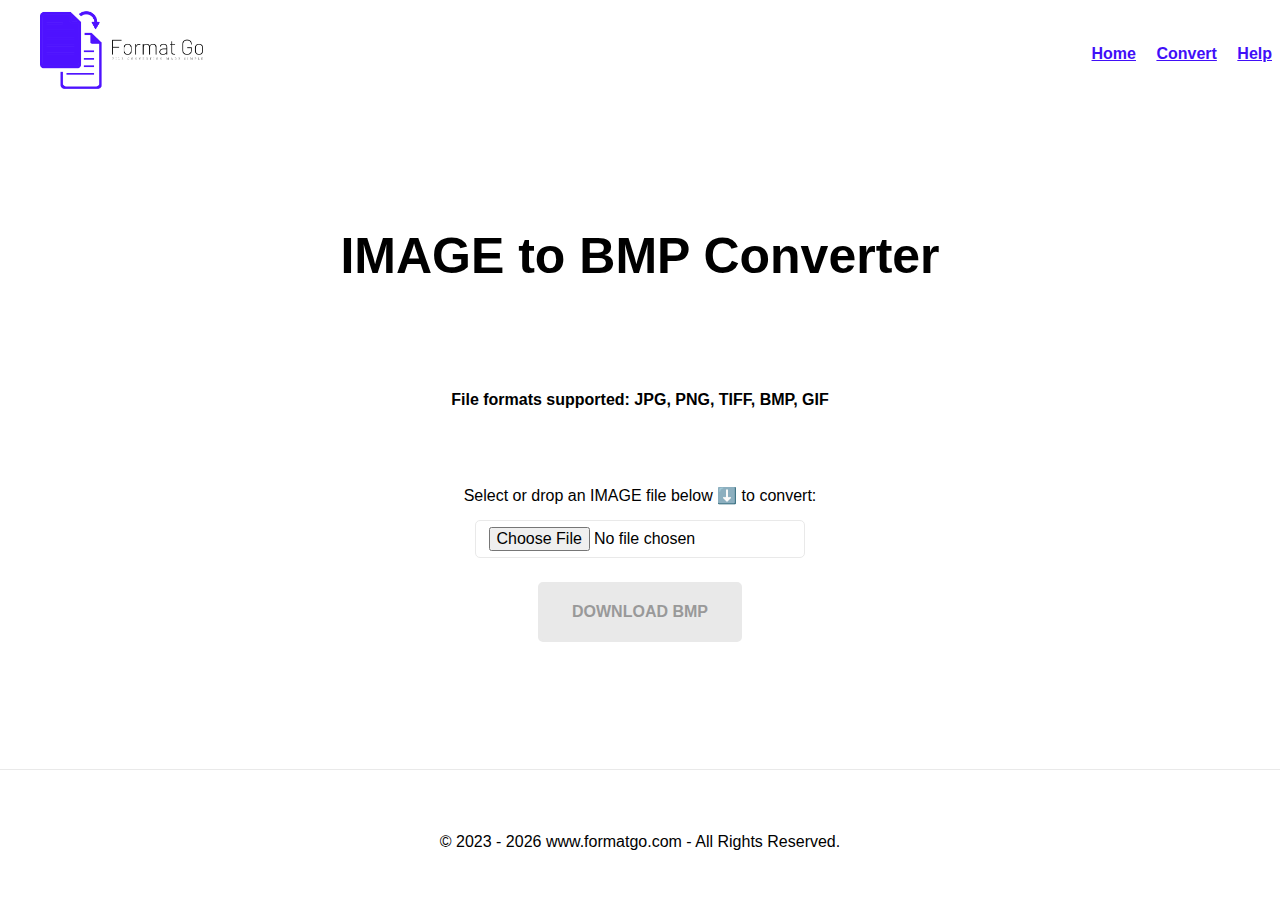
<file: img2bmp.html>
<!DOCTYPE html>
<html>
<head>
	<meta charset="UTF-8">
    <meta http-equiv="X-UA-Compatible" content="IE=edge">
    <meta name="viewport" content="width=device-width, initial-scale=1.0">
	<title>Convert Image to BMP for FREE - Format GO</title>
	<link rel="stylesheet" href="/assets/style.css">
	<script>
		function enableConvertButton() {
			document.getEleqmentById("convertButton").disabled = false;
		}

		function disableConvertButton() {
			document.getElementById("convertButton").disabled = true;
		}

		function convertFile() {
			// Get the input file
			var inputFile = document.getElementById("inputFile").files[0];

			// Create a new FileReader object
			var reader = new FileReader();

			// Define what happens when the file is loaded
			reader.onload = function(event) {
				// Create a new Image object
				var image = new Image();

				// Define what happens when the image is loaded
				image.onload = function() {
					// Create a new Canvas object
					var canvas = document.createElement("canvas");
					canvas.width = image.width;
					canvas.height = image.height;

					// Draw the image on the canvas
					var ctx = canvas.getContext("2d");
					ctx.drawImage(image, 0, 0);

					// Convert the canvas to a bmp data URL
					var bmpDataUrl = canvas.toDataURL("image/bmp");

					// Save the bmp file
					var downloadLink = document.createElement("a");
					downloadLink.download = "converted.bmp";
					downloadLink.href = bmpDataUrl;
					downloadLink.style.display = "none";
					document.body.appendChild(downloadLink);
					downloadLink.click();
					document.body.removeChild(downloadLink);
					disableConvertButton();
				};

				// Set the source of the image to the loaded gif data
				image.src = event.target.result;
			};

			// Read the input file as a data URL
			reader.readAsDataURL(inputFile);

			// Disable the "Convert" button while the conversion is in progress
			disableConvertButton();
		}
	</script>
</head>
<body>
	<nav>
        <a href="#"><img alt="" src="/assets/cover.png" height="100"></a>
        <ul>
            <li><a href="https://formatgo.com/" target="_blank">Home</a></li>
            <li><a href="https://formatgo.com/convert.html" target="_blank">Convert</a></li>
            <li><a href="https://formatgo.com/help.html" target="_blank">Help</a></li>
        </ul>
    </nav>
<div class="sec">
	<h1 class="titleo">IMAGE to BMP Converter</h1>
    <br>
    <br>
    <p align="center"><b>File formats supported: JPG, PNG, TIFF, BMP, GIF</b></p>
    <br>
    <br>
	<p align="center">Select or drop an IMAGE file below ⬇️ to convert:</p>
	<div class="f">
	<input type="file" id="inputFile" onchange="enableConvertButton()">
	</div>
	<div class="f">
	<button id="convertButton" onclick="convertFile()" disabled>DOWNLOAD BMP</button>
	</div>
</div>
	<hr>
	<footer>
		<p><div id="copyright" align="center">&copy; 2023 - 2023 www.formatgo.com</div>
		  <script>
		  (function(){
			let cpr = document.getElementById("copyright");
			cpr.innerHTML = "&copy; 2023 - "+new Date().getFullYear()+" www.formatgo.com - All Rights Reserved.";
			
		  })();
		  </script></p>
	  </footer>
	<style>
		.titleo {
			text-align:center;
			font-size: 50px;
		}

		.f {
			display:flex;
			justify-content:center;
			align-items: center;
			
		}
		.sec {
			height:550px
		}
	</style>
</body>
</html>
</file>
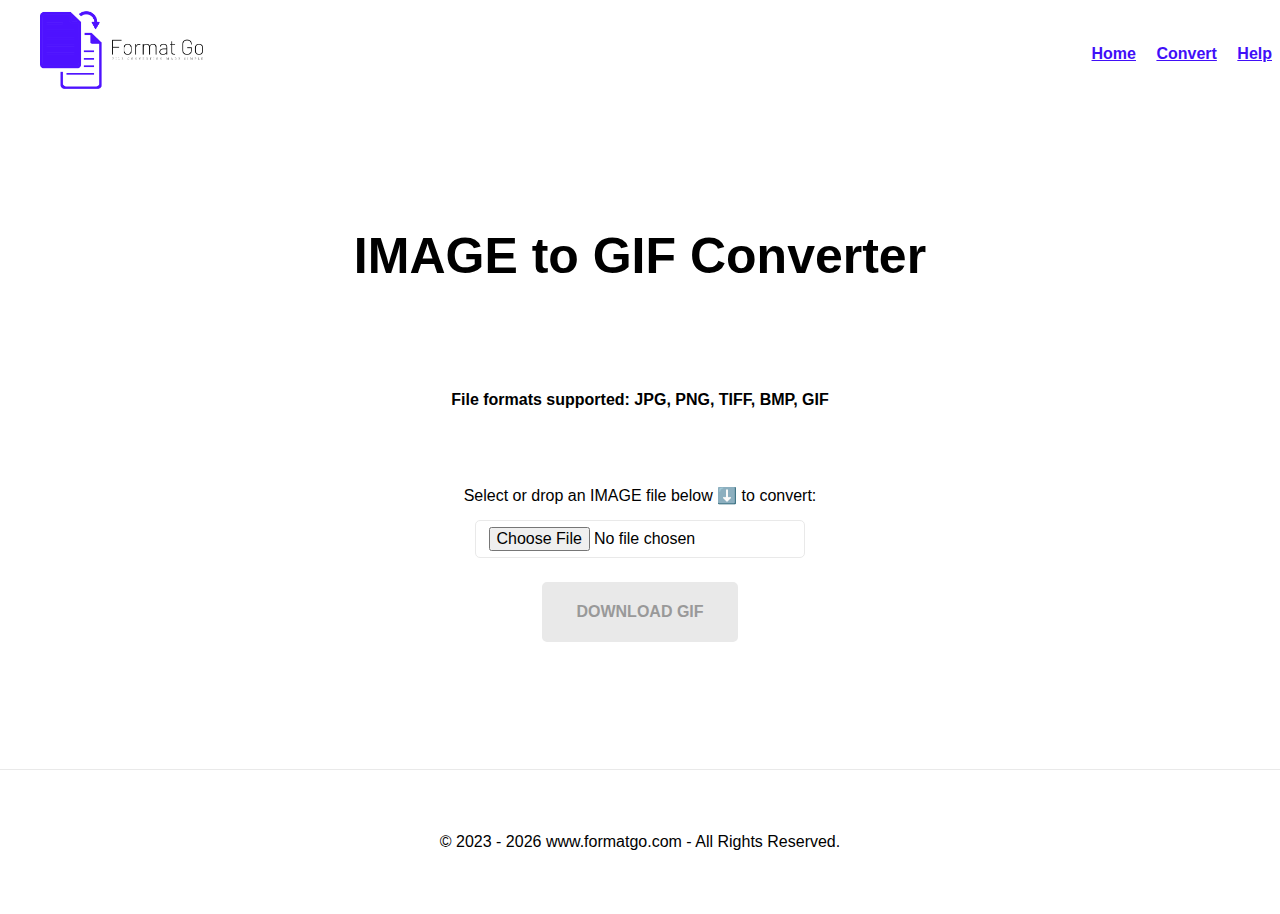
<file: img2gif.html>
<!DOCTYPE html>
<html>
<head>
	<meta charset="UTF-8">
    <meta http-equiv="X-UA-Compatible" content="IE=edge">
    <meta name="viewport" content="width=device-width, initial-scale=1.0">
	<title>Convert Image to GIF for FREE - Format GO</title>
	<link rel="stylesheet" href="/assets/style.css">
	<script>
		function enableConvertButton() {
			document.getElementById("convertButton").disabled = false;
		}

		function disableConvertButton() {
			document.getElementById("convertButton").disabled = true;
		}

		function convertFile() {
			// Get the input file
			var inputFile = document.getElementById("inputFile").files[0];

			// Create a new FileReader object
			var reader = new FileReader();

			// Define what happens when the file is loaded
			reader.onload = function(event) {
				// Create a new Image object
				var image = new Image();

				// Define what happens when the image is loaded
				image.onload = function() {
					// Create a new Canvas object
					var canvas = document.createElement("canvas");
					canvas.width = image.width;
					canvas.height = image.height;

					// Draw the image on the canvas
					var ctx = canvas.getContext("2d");
					ctx.drawImage(image, 0, 0);

					// Convert the canvas to a gif data URL
					var gifDataUrl = canvas.toDataURL("image/gif");

					// Save the gif file
					var downloadLink = document.createElement("a");
					downloadLink.download = "converted.gif";
					downloadLink.href = gifDataUrl;
					downloadLink.style.display = "none";
					document.body.appendChild(downloadLink);
					downloadLink.click();
					document.body.removeChild(downloadLink);
					disableConvertButton();
				};

				// Set the source of the image to the loaded gif data
				image.src = event.target.result;
			};

			// Read the input file as a data URL
			reader.readAsDataURL(inputFile);

			// Disable the "Convert" button while the conversion is in progress
			disableConvertButton();
		}
	</script>
</head>
<body>
	<nav>
        <a href="#"><img alt="" src="/assets/cover.png" height="100"></a>
        <ul>
            <li><a href="https://formatgo.com/" target="_blank">Home</a></li>
            <li><a href="https://formatgo.com/convert.html" target="_blank">Convert</a></li>
            <li><a href="https://formatgo.com/help.html" target="_blank">Help</a></li>
        </ul>
    </nav>
<div class="sec">
	<h1 class="titleo">IMAGE to GIF Converter</h1>
    <br>
    <br>
    <p align="center"><b>File formats supported: JPG, PNG, TIFF, BMP, GIF</b></p>
    <br>
    <br>
	<p align="center">Select or drop an IMAGE file below ⬇️ to convert:</p>
	<div class="f">
	<input type="file" id="inputFile" onchange="enableConvertButton()">
	</div>
	<div class="f">
	<button id="convertButton" onclick="convertFile()" disabled>DOWNLOAD GIF</button>
	</div>
</div>
	<hr>
	<footer>
		<p><div id="copyright" align="center">&copy; 2023 - 2023 www.formatgo.com</div>
		  <script>
		  (function(){
			let cpr = document.getElementById("copyright");
			cpr.innerHTML = "&copy; 2023 - "+new Date().getFullYear()+" www.formatgo.com - All Rights Reserved.";
			
		  })();
		  </script></p>
	  </footer>
	<style>
		.titleo {
			text-align:center;
			font-size: 50px;
		}

		.f {
			display:flex;
			justify-content:center;
			align-items: center;
			
		}
		.sec {
			height:550px
		}
	</style>
</body>
</html>
</file>
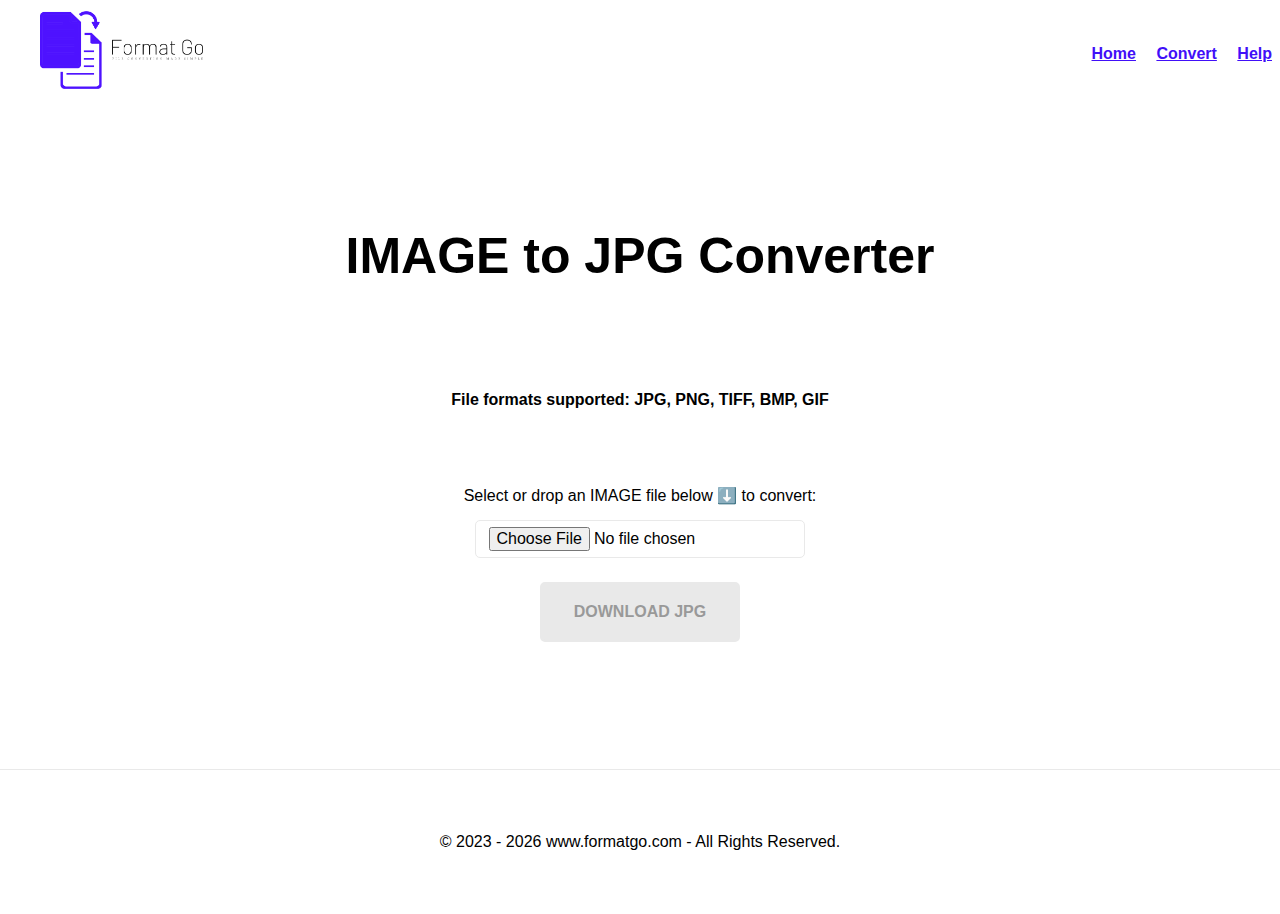
<file: img2jpg.html>
<!DOCTYPE html>
<html>
<head>
	<meta charset="UTF-8">
    <meta http-equiv="X-UA-Compatible" content="IE=edge">
    <meta name="viewport" content="width=device-width, initial-scale=1.0">
	<title>Convert Image to JPG / JPEG for FREE - Format GO</title>
	<link rel="stylesheet" href="/assets/style.css">
	<script>
		function enableConvertButton() {
			document.getElementById("convertButton").disabled = false;
		}

		function disableConvertButton() {
			document.getElementById("convertButton").disabled = true;
		}

		function convertFile() {
			// Get the input file
			var inputFile = document.getElementById("inputFile").files[0];

			// Create a new FileReader object
			var reader = new FileReader();

			// Define what happens when the file is loaded
			reader.onload = function(event) {
				// Create a new Image object
				var image = new Image();

				// Define what happens when the image is loaded
				image.onload = function() {
					// Create a new Canvas object
					var canvas = document.createElement("canvas");
					canvas.width = image.width;
					canvas.height = image.height;

					// Draw the image on the canvas
					var ctx = canvas.getContext("2d");
					ctx.drawImage(image, 0, 0);

					// Convert the canvas to a jpeg data URL
					var jpegDataUrl = canvas.toDataURL("image/jpeg");

					// Save the jpeg file
					var downloadLink = document.createElement("a");
					downloadLink.download = "converted.jpeg";
					downloadLink.href = jpegDataUrl;
					downloadLink.style.display = "none";
					document.body.appendChild(downloadLink);
					downloadLink.click();
					document.body.removeChild(downloadLink);
					disableConvertButton();
				};

				// Set the source of the image to the loaded gif data
				image.src = event.target.result;
			};

			// Read the input file as a data URL
			reader.readAsDataURL(inputFile);

			// Disable the "Convert" button while the conversion is in progress
			disableConvertButton();
		}
	</script>
</head>
<body>
	<nav>
        <a href="#"><img alt="" src="/assets/cover.png" height="100"></a>
        <ul>
            <li><a href="https://formatgo.com/" target="_blank">Home</a></li>
            <li><a href="https://formatgo.com/convert.html" target="_blank">Convert</a></li>
            <li><a href="https://formatgo.com/help.html" target="_blank">Help</a></li>
        </ul>
    </nav>
<div class="sec">
	<h1 class="titleo">IMAGE to JPG Converter</h1>
    <br>
    <br>
    <p align="center"><b>File formats supported: JPG, PNG, TIFF, BMP, GIF</b></p>
    <br>
    <br>
	<p align="center">Select or drop an IMAGE file below ⬇️ to convert:</p>
	<div class="f">
	<input type="file" id="inputFile" onchange="enableConvertButton()">
	</div>
	<div class="f">
	<button id="convertButton" onclick="convertFile()" disabled>DOWNLOAD JPG</button>
	</div>
</div>
	<hr>
	<footer>
		<p><div id="copyright" align="center">&copy; 2023 - 2023 www.formatgo.com</div>
		  <script>
		  (function(){
			let cpr = document.getElementById("copyright");
			cpr.innerHTML = "&copy; 2023 - "+new Date().getFullYear()+" www.formatgo.com - All Rights Reserved.";
			
		  })();
		  </script></p>
	  </footer>
	<style>
		.titleo {
			text-align:center;
			font-size: 50px;
		}

		.f {
			display:flex;
			justify-content:center;
			align-items: center;
			
		}
		.sec {
			height:550px
		}
	</style>
</body>
</html>
</file>
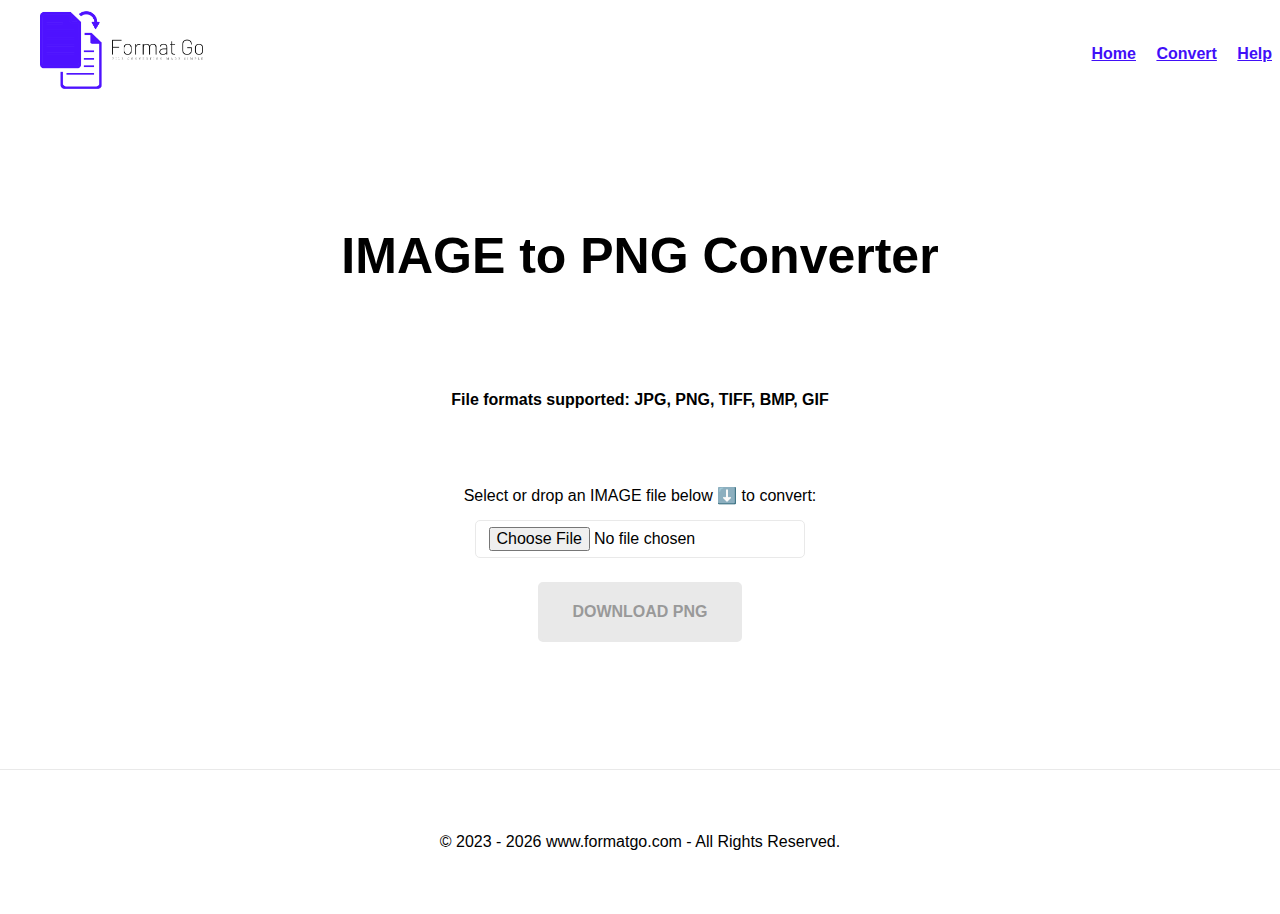
<file: img2png.html>
<!DOCTYPE html>
<html>
<head>
	<meta charset="UTF-8">
    <meta http-equiv="X-UA-Compatible" content="IE=edge">
    <meta name="viewport" content="width=device-width, initial-scale=1.0">
	<title>Convert Image to PNG for FREE - Format GO</title>
	<link rel="stylesheet" href="/assets/style.css">
	<script>
		function enableConvertButton() {
			document.getElementById("convertButton").disabled = false;
		}

		function disableConvertButton() {
			document.getElementById("convertButton").disabled = true;
		}

		function convertFile() {
			// Get the input file
			var inputFile = document.getElementById("inputFile").files[0];

			// Create a new FileReader object
			var reader = new FileReader();

			// Define what happens when the file is loaded
			reader.onload = function(event) {
				// Create a new Image object
				var image = new Image();

				// Define what happens when the image is loaded
				image.onload = function() {
					// Create a new Canvas object
					var canvas = document.createElement("canvas");
					canvas.width = image.width;
					canvas.height = image.height;

					// Draw the image on the canvas
					var ctx = canvas.getContext("2d");
					ctx.drawImage(image, 0, 0);

					// Convert the canvas to a PNG data URL
					var pngDataUrl = canvas.toDataURL("image/png");

					// Save the PNG file
					var downloadLink = document.createElement("a");
					downloadLink.download = "converted.png";
					downloadLink.href = pngDataUrl;
					downloadLink.style.display = "none";
					document.body.appendChild(downloadLink);
					downloadLink.click();
					document.body.removeChild(downloadLink);
					disableConvertButton();
				};

				// Set the source of the image to the loaded gif data
				image.src = event.target.result;
			};

			// Read the input file as a data URL
			reader.readAsDataURL(inputFile);

			// Disable the "Convert" button while the conversion is in progress
			disableConvertButton();
		}
	</script>
</head>
<body>
	<nav>
        <a href="#"><img alt="" src="/assets/cover.png" height="100"></a>
        <ul>
            <li><a href="https://formatgo.com/" target="_blank">Home</a></li>
            <li><a href="https://formatgo.com/convert.html" target="_blank">Convert</a></li>
            <li><a href="https://formatgo.com/help.html" target="_blank">Help</a></li>
        </ul>
    </nav>
<div class="sec">
	<h1 class="titleo">IMAGE to PNG Converter</h1>
    <br>
    <br>
    <p align="center"><b>File formats supported: JPG, PNG, TIFF, BMP, GIF</b></p>
    <br>
    <br>
	<p align="center">Select or drop an IMAGE file below ⬇️ to convert:</p>
	<div class="f">
	<input type="file" id="inputFile" onchange="enableConvertButton()">
	</div>
	<div class="f">
	<button id="convertButton" onclick="convertFile()" disabled>DOWNLOAD PNG</button>
	</div>
</div>
	<hr>
	<footer>
		<p><div id="copyright" align="center">&copy; 2023 - 2023 www.formatgo.com</div>
		  <script>
		  (function(){
			let cpr = document.getElementById("copyright");
			cpr.innerHTML = "&copy; 2023 - "+new Date().getFullYear()+" www.formatgo.com - All Rights Reserved.";
			
		  })();
		  </script></p>
	  </footer>
	<style>
		.titleo {
			text-align:center;
			font-size: 50px;
		}

		.f {
			display:flex;
			justify-content:center;
			align-items: center;
			
		}
		.sec {
			height:550px
		}
	</style>
</body>
</html>
</file>
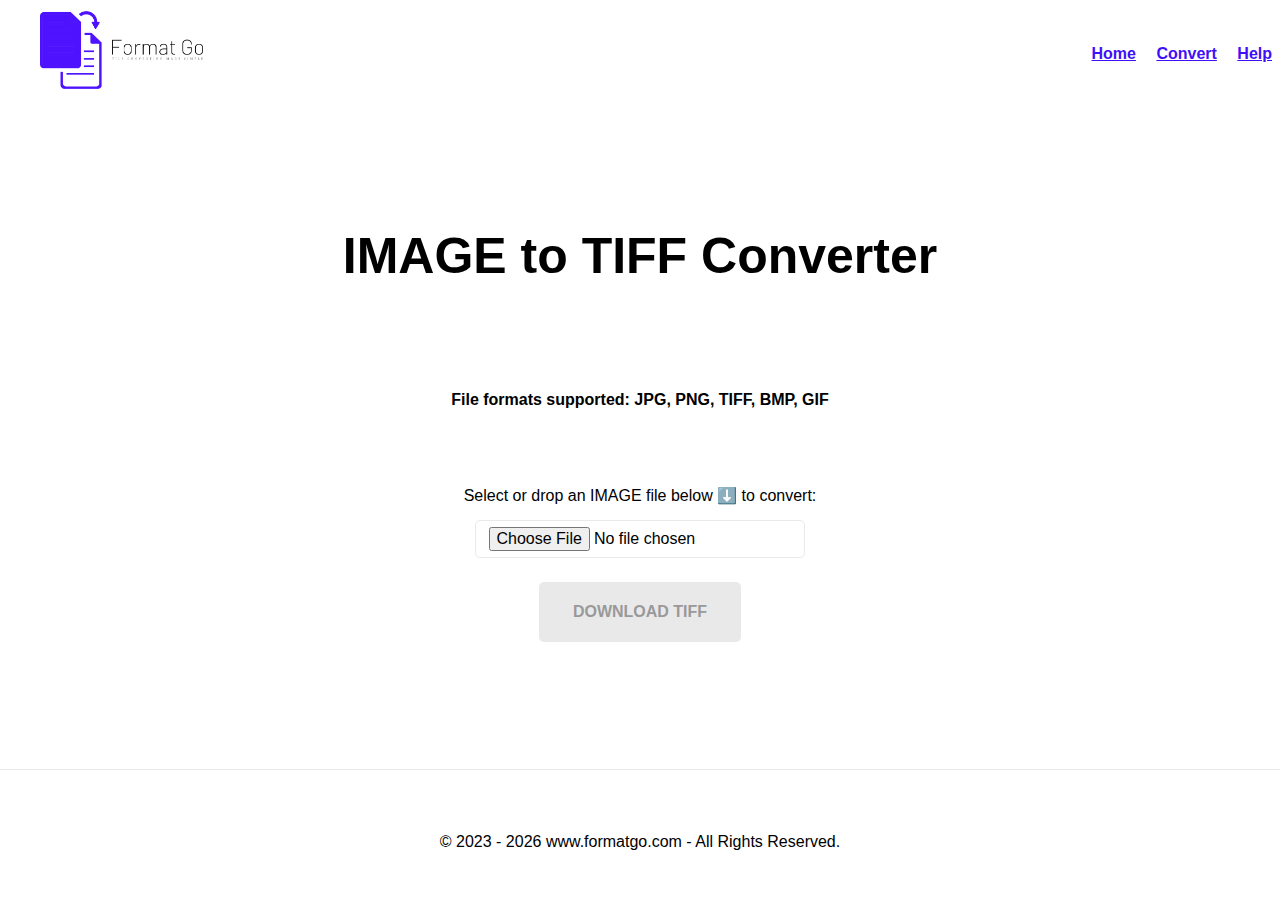
<file: img2tiff.html>
<!DOCTYPE html>
<html>
<head>
	<meta charset="UTF-8">
    <meta http-equiv="X-UA-Compatible" content="IE=edge">
    <meta name="viewport" content="width=device-width, initial-scale=1.0">
	<title>Convert Image to TIFF for FREE - Format GO</title>
	<link rel="stylesheet" href="/assets/style.css">
	<script>
		function enableConvertButton() {
			document.getElementById("convertButton").disabled = false;
		}

		function disableConvertButton() {
			document.getElementById("convertButton").disabled = true;
		}

		function convertFile() {
			// Get the input file
			var inputFile = document.getElementById("inputFile").files[0];

			// Create a new FileReader object
			var reader = new FileReader();

			// Define what happens when the file is loaded
			reader.onload = function(event) {
				// Create a new Image object
				var image = new Image();

				// Define what happens when the image is loaded
				image.onload = function() {
					// Create a new Canvas object
					var canvas = document.createElement("canvas");
					canvas.width = image.width;
					canvas.height = image.height;

					// Draw the image on the canvas
					var ctx = canvas.getContext("2d");
					ctx.drawImage(image, 0, 0);

					// Convert the canvas to a tiff data URL
					var tiffDataUrl = canvas.toDataURL("image/tiff");

					// Save the tiff file
					var downloadLink = document.createElement("a");
					downloadLink.download = "converted.tiff";
					downloadLink.href = tiffDataUrl;
					downloadLink.style.display = "none";
					document.body.appendChild(downloadLink);
					downloadLink.click();
					document.body.removeChild(downloadLink);
					disableConvertButton();
				};

				// Set the source of the image to the loaded gif data
				image.src = event.target.result;
			};

			// Read the input file as a data URL
			reader.readAsDataURL(inputFile);

			// Disable the "Convert" button while the conversion is in progress
			disableConvertButton();
		}
	</script>
</head>
<body>
	<nav>
        <a href="#"><img alt="" src="/assets/cover.png" height="100"></a>
        <ul>
            <li><a href="https://formatgo.com/" target="_blank">Home</a></li>
            <li><a href="https://formatgo.com/convert.html" target="_blank">Convert</a></li>
            <li><a href="https://formatgo.com/help.html" target="_blank">Help</a></li>
        </ul>
    </nav>
<div class="sec">
	<h1 class="titleo">IMAGE to TIFF Converter</h1>
    <br>
    <br>
    <p align="center"><b>File formats supported: JPG, PNG, TIFF, BMP, GIF</b></p>
    <br>
    <br>
	<p align="center">Select or drop an IMAGE file below ⬇️ to convert:</p>
	<div class="f">
	<input type="file" id="inputFile" onchange="enableConvertButton()">
	</div>
	<div class="f">
	<button id="convertButton" onclick="convertFile()" disabled>DOWNLOAD TIFF</button>
	</div>
</div>
	<hr>
	<footer>
		<p><div id="copyright" align="center">&copy; 2023 - 2023 www.formatgo.com</div>
		  <script>
		  (function(){
			let cpr = document.getElementById("copyright");
			cpr.innerHTML = "&copy; 2023 - "+new Date().getFullYear()+" www.formatgo.com - All Rights Reserved.";
			
		  })();
		  </script></p>
	  </footer>
	<style>
		.titleo {
			text-align:center;
			font-size: 50px;
		}

		.f {
			display:flex;
			justify-content:center;
			align-items: center;
			
		}
		.sec {
			height:550px
		}
	</style>
</body>
</html>
</file>
<file: assets/style.css>
:root {
    --active-brightness: 0.85;
    --border-radius: 5px;
    --box-shadow: 2px 2px 10px;
    --color-accent: #118bee15;
    --color-bg: #fff;
    --color-bg-secondary: #e9e9e9;
    --color-link: #410FF8;
    --color-secondary: #920de9;
    --color-secondary-accent: #920de90b;
    --color-shadow: #f4f4f4;
    --color-table: #410FF8;
    --color-text: #000;
    --color-text-secondary: #999;
    --font-family: -apple-system, BlinkMacSystemFont, "Segoe UI", Roboto, Oxygen-Sans, Ubuntu, Cantarell, "Helvetica Neue", sans-serif;
    --hover-brightness: 1.2;
    --justify-important: center;
    --justify-normal: left;
    --line-height: 1.5;
    --width-card: 285px;
    --width-card-medium: 460px;
    --width-card-wide: 800px;
    --width-content: 1080px;
}

@media (prefers-color-scheme: dark) {
    :root[color-mode="user"] {
        --color-accent: #0097fc4f;
        --color-bg: #333;
        --color-bg-secondary: #555;
        --color-link: #0097fc;
        --color-secondary: #e20de9;
        --color-secondary-accent: #e20de94f;
        --color-shadow: #bbbbbb20;
        --color-table: #0097fc;
        --color-text: #f7f7f7;
        --color-text-secondary: #aaa;
    }
}

/* Layout */
article aside {
    background: var(--color-secondary-accent);
    border-left: 4px solid var(--color-secondary);
    padding: 0.01rem 0.8rem;
}

body {
    background: var(--color-bg);
    color: var(--color-text);
    font-family: var(--font-family);
    line-height: var(--line-height);
    margin: 0;
    overflow-x: hidden;
    padding: 0;
}

footer,
header,
main {
    margin: 0 auto;
    max-width: var(--width-content);
    padding: 3rem 1rem;
}

hr {
    background-color: var(--color-bg-secondary);
    border: none;
    height: 1px;
    margin: 0 0;
    width: 100%;
}

section {
    display: flex;
    flex-wrap: wrap;
    justify-content: var(--justify-important);
}

section img,
article img {
    max-width: 100%;
}

section pre {
    overflow: auto;
}

section aside {
    border: 1px solid var(--color-bg-secondary);
    border-radius: var(--border-radius);
    box-shadow: var(--box-shadow) var(--color-shadow);
    margin: 1rem;
    padding: 1.25rem;
    width: var(--width-card);
}

section aside:hover {
    box-shadow: var(--box-shadow) var(--color-bg-secondary);
}

[hidden] {
    display: none;
}

/* Headers */
article header,
div header,
main header {
    padding-top: 0;
}

header {
    text-align: var(--justify-important);
}

header a b,
header a em,
header a i,
header a strong {
    margin-left: 0.5rem;
    margin-right: 0.5rem;
}

header nav img {
    margin: 1rem 0;
}

section header {
    padding-top: 0;
    width: 100%;
}

/* Nav */
nav {
    align-items: center;
    display: flex;
    font-weight: bold;
    justify-content: space-between;
    margin-bottom: 7rem;
}

nav ul {
    list-style: none;
    padding: 0;
}

nav ul li {
    display: inline-block;
    margin: 0 0.5rem;   
    position: relative;
    text-align: left;
}

/* Nav Dropdown */
nav ul li:hover ul {
    display: block;
}

nav ul li ul {
    background: var(--color-bg);
    border: 1px solid var(--color-bg-secondary);
    border-radius: var(--border-radius);
    box-shadow: var(--box-shadow) var(--color-shadow);
    display: none;
    height: auto;
    left: -2px;
    padding: .5rem 1rem;
    position: absolute;
    top: 1.7rem;
    white-space: nowrap;
    width: auto;
    z-index: 1;
}

nav ul li ul::before {
    /* fill gap above to make mousing over them easier */
    content: "";
    position: absolute;
    left: 0;
    right: 0;
    top: -0.5rem;
    height: 0.5rem;
}

nav ul li ul li,
nav ul li ul li a {
    display: block;
}

/* Typography */
code,
samp {
    background-color: var(--color-accent);
    border-radius: var(--border-radius);
    color: var(--color-text);
    display: inline-block;
    margin: 0 0.1rem;
    padding: 0 0.5rem;
}

details {
    margin: 1.3rem 0;
}

details summary {
    font-weight: bold;
    cursor: pointer;
}

h1,
h2,
h3,
h4,
h5,
h6 {
    line-height: var(--line-height);
}

mark {
    padding: 0.1rem;
}

ol li,
ul li {
    padding: 0.2rem 0;
}

p {
    margin: 0.75rem 0;
    padding: 0;
    width: 100%;
}

pre {
    margin: 1rem 0;
    max-width: var(--width-card-wide);
    padding: 1rem 0;
}

pre code,
pre samp {
    display: block;
    max-width: var(--width-card-wide);
    padding: 0.5rem 2rem;
    white-space: pre-wrap;
}

small {
    color: var(--color-text-secondary);
}

sup {
    background-color: var(--color-secondary);
    border-radius: var(--border-radius);
    color: var(--color-bg);
    font-size: xx-small;
    font-weight: bold;
    margin: 0.2rem;
    padding: 0.2rem 0.3rem;
    position: relative;
    top: -2px;
}

/* Links */
a {
    color: var(--color-link);
    display: inline-block;
    font-weight: bold;
    text-decoration: underline;
}

a:active {
    filter: brightness(var(--active-brightness));
}

a:hover {
    filter: brightness(var(--hover-brightness));
}

a b,
a em,
a i,
a strong,
button,
input[type="submit"] {
    border-radius: var(--border-radius);
    display: inline-block;
    font-size: medium;
    font-weight: bold;
    line-height: var(--line-height);
    margin: 0.5rem 0;
    padding: 1rem 2rem;
}

button,
input[type="submit"] {
    font-family: var(--font-family);
}

button:active,
input[type="submit"]:active {
    filter: brightness(var(--active-brightness));
}

button:hover,
input[type="submit"]:hover {
    cursor: pointer;
    filter: brightness(var(--hover-brightness));
}

a b,
a strong,
button,
input[type="submit"] {
    background-color: var(--color-link);
    border: 2px solid var(--color-link);
    color: var(--color-bg);
}

a em,
a i {
    border: 2px solid var(--color-link);
    border-radius: var(--border-radius);
    color: var(--color-link);
    display: inline-block;
    padding: 1rem 2rem;
}

article aside a {
    color: var(--color-secondary);
}

/* Images */
figure {
    margin: 0;
    padding: 0;
}

figure img {
    max-width: 100%;
}

figure figcaption {
    color: var(--color-text-secondary);
}

/* Forms */
button:disabled,
input:disabled {
    background: var(--color-bg-secondary);
    border-color: var(--color-bg-secondary);
    color: var(--color-text-secondary);
    cursor: not-allowed;
}

button[disabled]:hover,
input[type="submit"][disabled]:hover {
    filter: none;
}

form {
    border: 1px solid var(--color-bg-secondary);
    border-radius: var(--border-radius);
    box-shadow: var(--box-shadow) var(--color-shadow);
    display: block;
    max-width: var(--width-card-wide);
    min-width: var(--width-card);
    padding: 1.5rem;
    text-align: var(--justify-normal);
}

form header {
    margin: 1.5rem 0;
    padding: 1.5rem 0;
}

input,
label,
select,
textarea {
    display: block;
    font-size: inherit;
    max-width: var(--width-card-wide);
}

input[type="checkbox"],
input[type="radio"] {
    display: inline-block;
}

input[type="checkbox"]+label,
input[type="radio"]+label {
    display: inline-block;
    font-weight: normal;
    position: relative;
    top: 1px;
}

input[type="range"] {
    padding: 0.4rem 0;
}

input,
select,
textarea {
    border: 1px solid var(--color-bg-secondary);
    border-radius: var(--border-radius);
    margin-bottom: 1rem;
    padding: 0.4rem 0.8rem;
}

input[type="text"],
textarea {
    width: calc(100% - 1.6rem);
}

input[readonly],
textarea[readonly] {
    background-color: var(--color-bg-secondary);
}

label {
    font-weight: bold;
    margin-bottom: 0.2rem;
}

/* Popups */
dialog {
    border: 1px solid var(--color-bg-secondary);
    border-radius: var(--border-radius);
    box-shadow: var(--box-shadow) var(--color-shadow);
    position: fixed;
    top: 50%;
    left: 50%;
    transform: translate(-50%, -50%);
    width: 50%;
    z-index: 999;
}

/* Tables */
table {
    border: 1px solid var(--color-bg-secondary);
    border-radius: var(--border-radius);
    border-spacing: 0;
    display: inline-block;
    max-width: 100%;
    overflow-x: auto;
    padding: 0;
    white-space: nowrap;
}

table td,
table th,
table tr {
    padding: 0.4rem 0.8rem;
    text-align: var(--justify-important);
}

table thead {
    background-color: var(--color-table);
    border-collapse: collapse;
    border-radius: var(--border-radius);
    color: var(--color-bg);
    margin: 0;
    padding: 0;
}

table thead th:first-child {
    border-top-left-radius: var(--border-radius);
}

table thead th:last-child {
    border-top-right-radius: var(--border-radius);
}

table thead th:first-child,
table tr td:first-child {
    text-align: var(--justify-normal);
}

table tr:nth-child(even) {
    background-color: var(--color-accent);
}

/* Quotes */
blockquote {
    display: block;
    font-size: x-large;
    line-height: var(--line-height);
    margin: 1rem auto;
    max-width: var(--width-card-medium);
    padding: 1.5rem 1rem;
    text-align: var(--justify-important);
}

blockquote footer {
    color: var(--color-text-secondary);
    display: block;
    font-size: small;
    line-height: var(--line-height);
    padding: 1.5rem 0;
}
</file>
